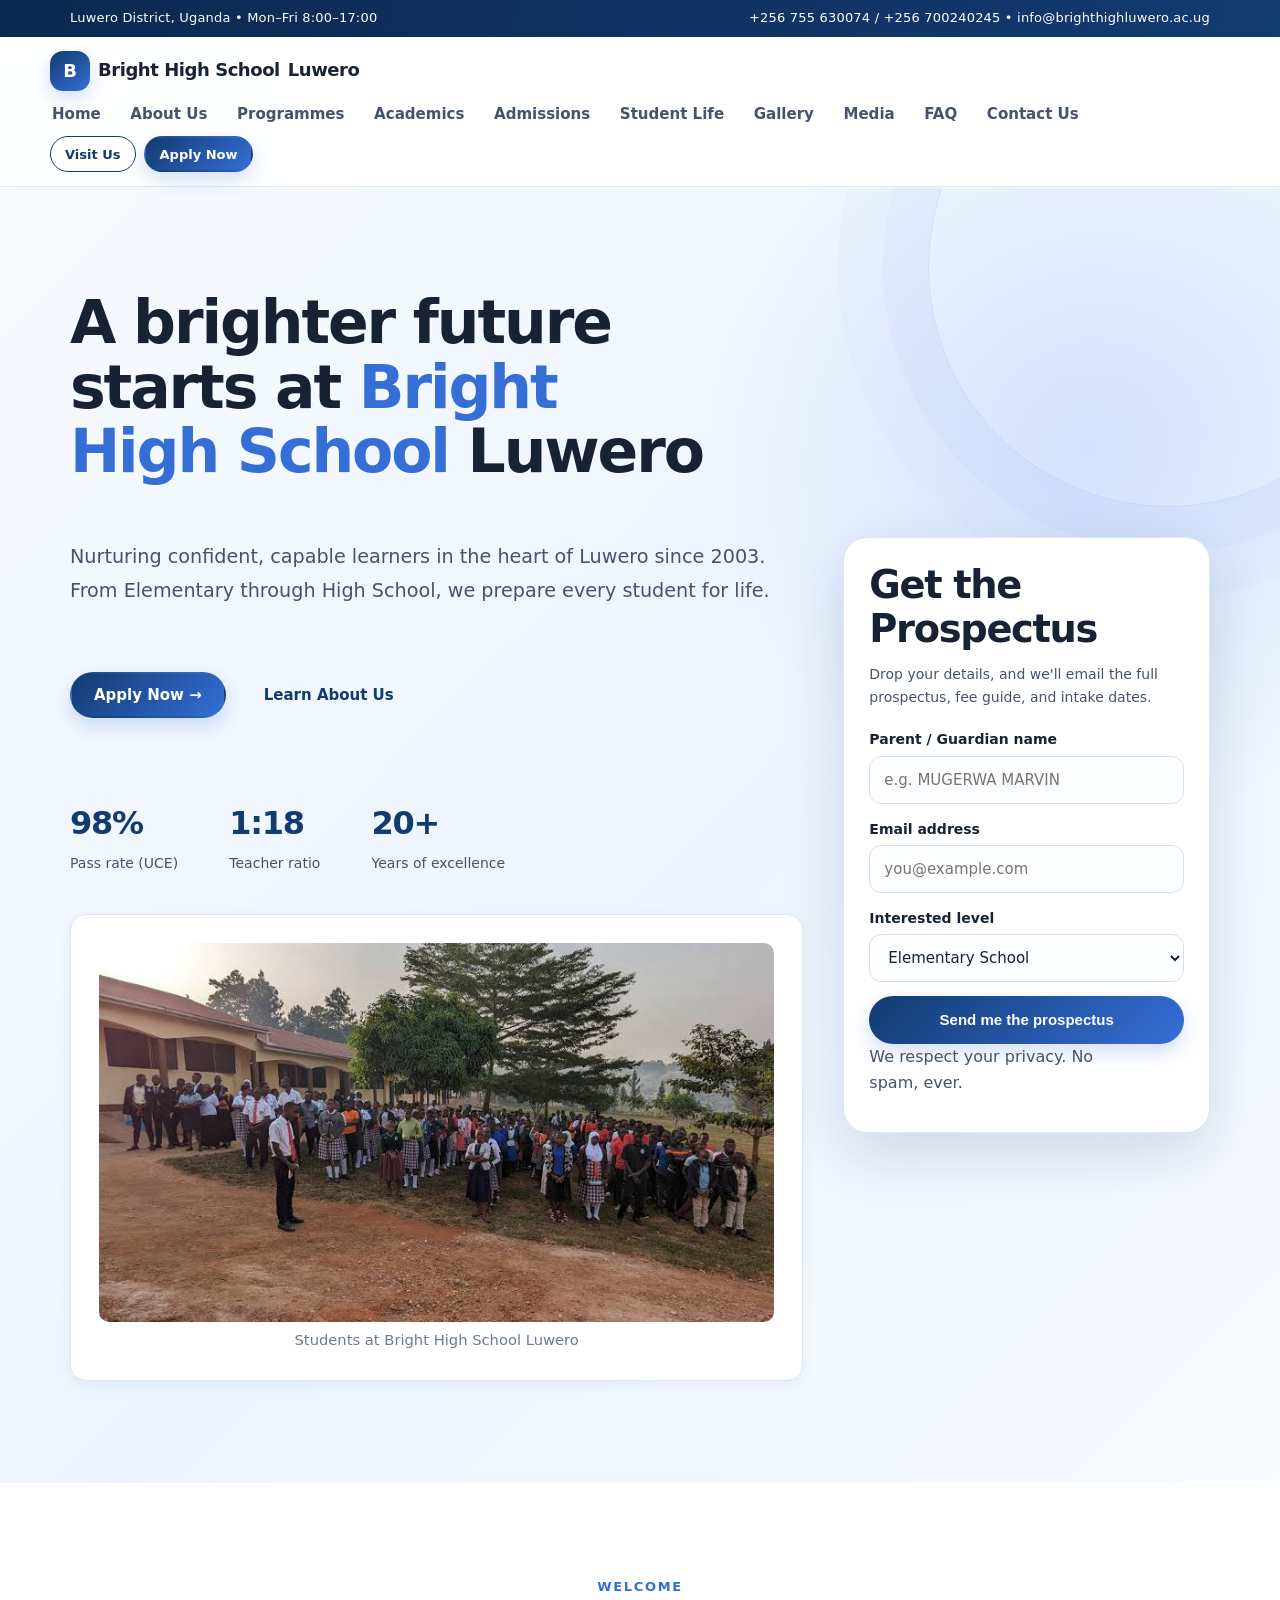
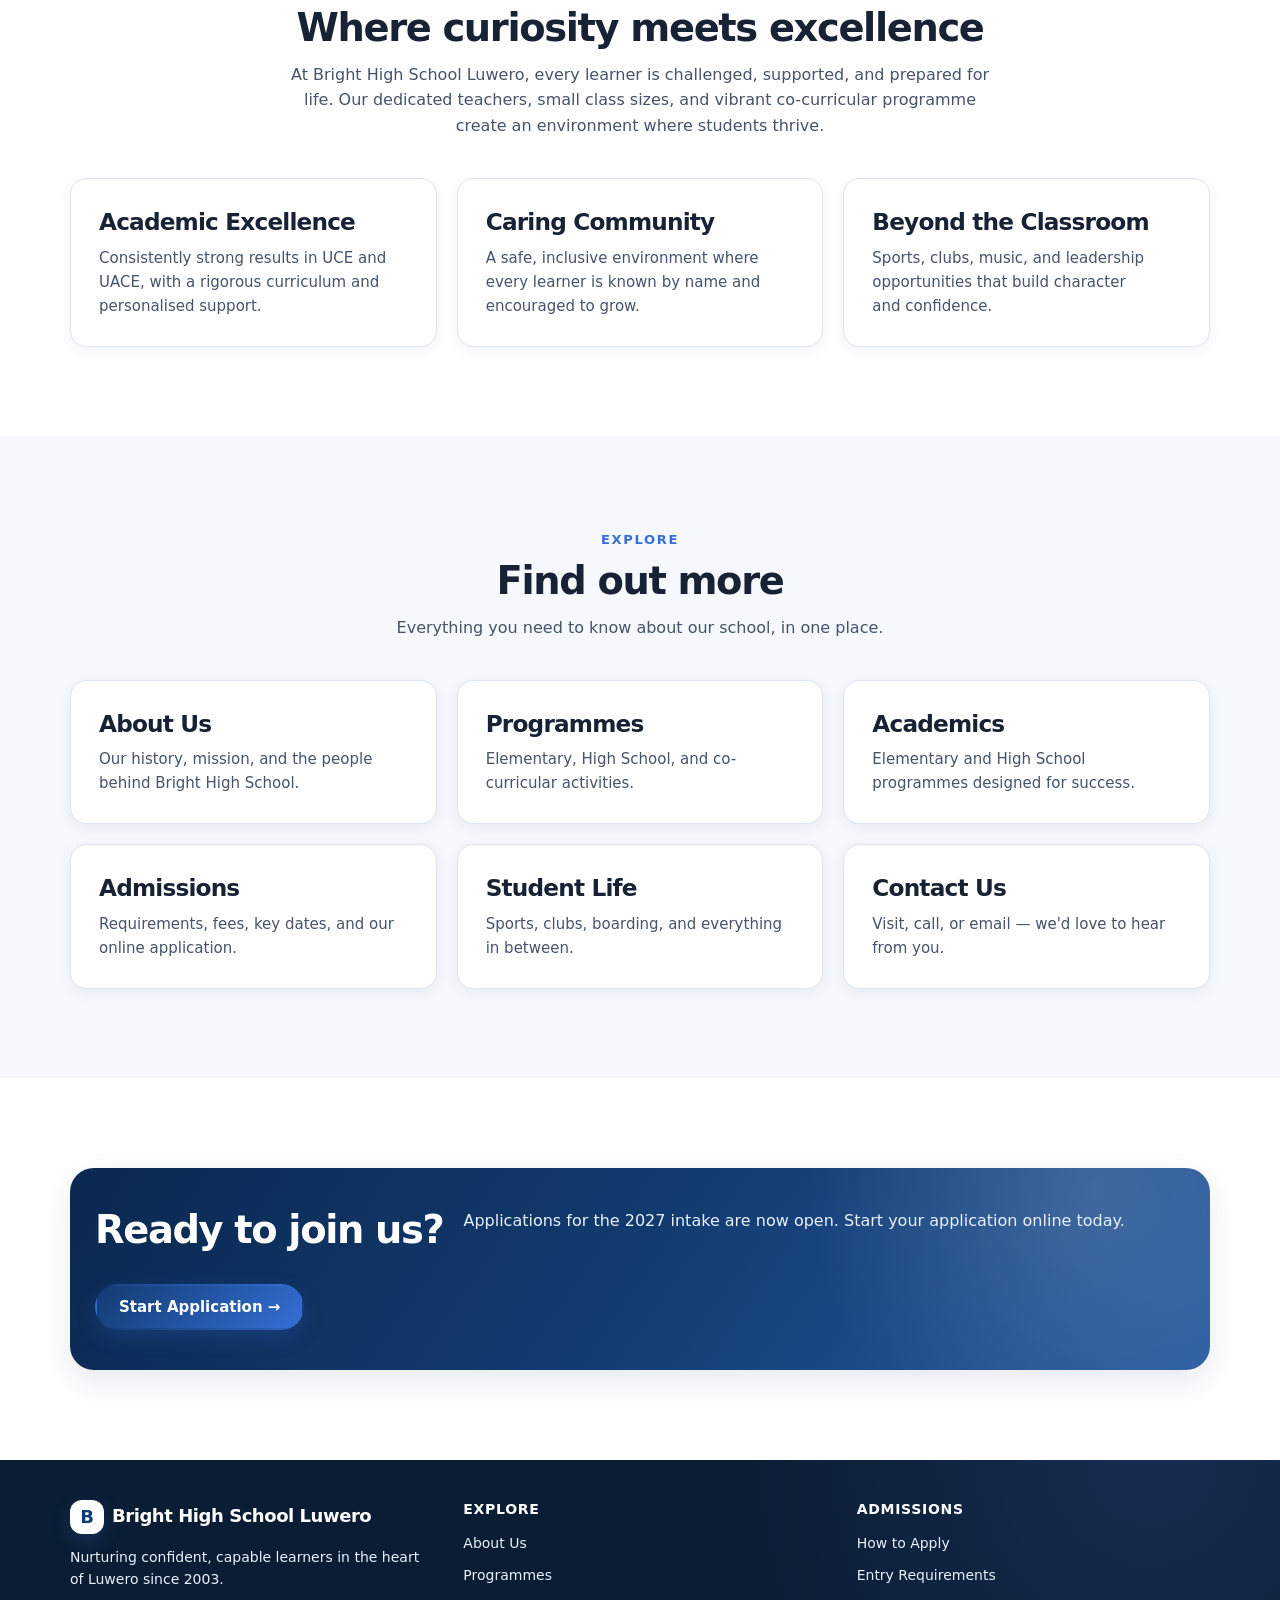
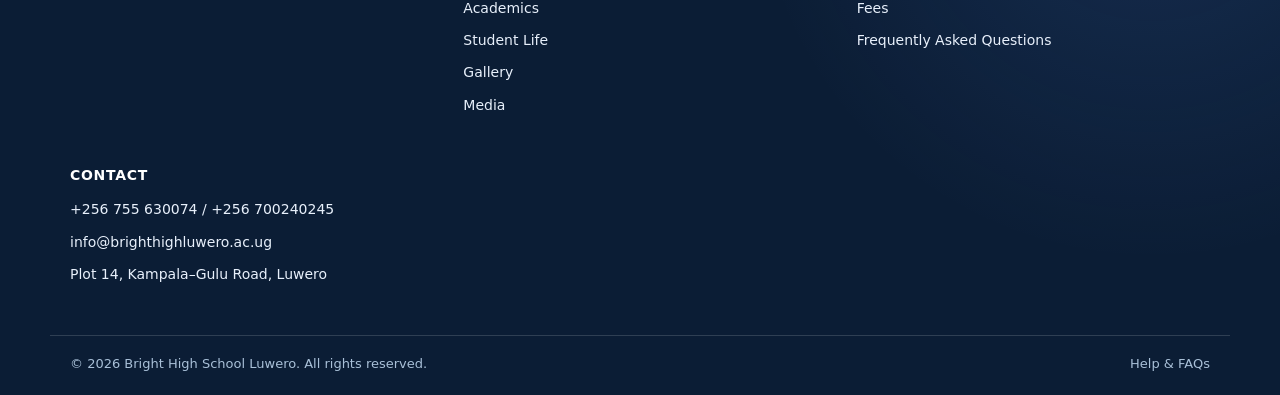
<file: index.html>
<!DOCTYPE html>
<html lang="en">
<head>
  <meta charset="UTF-8">
  <meta name="viewport" content="width=device-width, initial-scale=1.0">
  <title>Bright High School Luwero — Home</title>
  <meta name="description" content="Bright High School Luwero — nurturing confident, capable learners since 2003.">
  <link rel="stylesheet" href="css/style.css">
</head>
<body>

  <div class="topbar">
    <div class="container">
      <span>Luwero District, Uganda • Mon–Fri 8:00–17:00</span>
      <span>
        <a href="tel:+256755630074">+256 755 630074  / +256 700240245</a> •
        <a href="mailto:info@brighthighluwero.ac.ug">info@brighthighluwero.ac.ug</a>
      </span>
    </div>
  </div>
  
  <header class="site-header">
    <div class="container nav">
      <a class="brand" href="index.html">
        <span class="brand__mark">B</span>
        Bright High School
        <span>Luwero</span>
      </a>
      <nav aria-label="Main navigation">
        <ul class="nav__links">
          <li><a href="index.html">Home</a></li>
          <li><a href="about.html">About Us</a></li>
          <li><a href="services.html">Programmes</a></li>
          <li><a href="academics.html">Academics</a></li>
          <li><a href="admissions.html">Admissions</a></li>
          <li><a href="student-life.html">Student Life</a></li>
          <li><a href="gallery.html">Gallery</a></li>
          <li><a href="media.html">Media</a></li>
          <li><a href="faq.html">FAQ</a></li>
          <li><a href="contact.html">Contact Us</a></li>
        </ul>
      </nav>
      <div class="nav__cta">
        <a class="btn btn--outline btn--sm" href="contact.html">Visit Us</a>
        <a class="btn btn--primary btn--sm" href="admissions.html">Apply Now</a>
      </div>
    </div>
  </header>

  <main id="main">

    <section class="hero">
      <div class="container">
        <h1>
          A brighter future starts at
          <span class="accent">Bright High School</span> Luwero
        </h1>
        <p class="lead">
          Nurturing confident, capable learners in the heart of Luwero since 2003.
          From Elementary through High School, we prepare every student for life.
        </p>
        <div class="hero__actions">
          <a class="btn btn--primary" href="admissions.html">Apply Now →</a>
          <a class="btn btn--ghost" href="about.html">Learn About Us</a>
        </div>
        <div class="hero__stats">
          <div><b>98%</b><span>Pass rate (UCE)</span></div>
          <div><b>1:18</b><span>Teacher ratio</span></div>
          <div><b>20+</b><span>Years of excellence</span></div>
        </div>

        <figure class="card">
          <img class="card__img" src="images/SCHOOL ASSEMBLES.jpg" alt="Students at Bright High School Luwero">
          <figcaption class="card__caption">Students at Bright High School Luwero</figcaption>
        </figure>

        <aside class="hero__card">
          <h2>Get the Prospectus</h2>
          <p class="muted">
            Drop your details, and we'll email the full prospectus,
            fee guide, and intake dates.
          </p>
          <form class="mini-form" action="#" method="post">
            <div>
              <label for="name">Parent / Guardian name</label>
              <input id="name" name="name" type="text"
                     placeholder="e.g. MUGERWA MARVIN" required>
            </div>
            <div>
              <label for="email">Email address</label>
              <input id="email" name="email" type="email"
                     placeholder="you@example.com" required>
            </div>
            <div>
              <label for="level">Interested level</label>
              <select id="level" name="level">
                <option>Elementary School</option>
                <option>High School (Day)</option>
                <option>High School (Boarding)</option>
              </select>
            </div>
            <button class="btn btn--primary" type="submit">Send me the prospectus</button>
            <p class="fine">We respect your privacy. No spam, ever.</p>
          </form>
        </aside>
      </div>
    </section>

    <section class="block">
      <div class="container">
        <div class="section-head">
          <span class="kicker">Welcome</span>
          <h2>Where curiosity meets excellence</h2>
          <p>
            At Bright High School Luwero, every learner is challenged, supported,
            and prepared for life. Our dedicated teachers, small class sizes,
            and vibrant co-curricular programme create an environment where
            students thrive.
          </p>
        </div>
        <div class="card-grid">
          <article class="card">
            <h3>Academic Excellence</h3>
            <p>Consistently strong results in UCE and UACE, with a rigorous curriculum and personalised support.</p>
          </article>
          <article class="card">
            <h3>Caring Community</h3>
            <p>A safe, inclusive environment where every learner is known by name and encouraged to grow.</p>
          </article>
          <article class="card">
            <h3>Beyond the Classroom</h3>
            <p>Sports, clubs, music, and leadership opportunities that build character and confidence.</p>
          </article>
        </div>
      </div>
    </section>

    <section class="block bg-soft">
      <div class="container">
        <div class="section-head">
          <span class="kicker">Explore</span>
          <h2>Find out more</h2>
          <p>Everything you need to know about our school, in one place.</p>
        </div>
        <div class="card-grid">
          <a class="card" href="about.html">
            <h3>About Us</h3>
            <p>Our history, mission, and the people behind Bright High School.</p>
          </a>
          <a class="card" href="services.html">
            <h3>Programmes</h3>
            <p>Elementary, High School, and co-curricular activities.</p>
          </a>
          <a class="card" href="academics.html">
            <h3>Academics</h3>
            <p>Elementary and High School programmes designed for success.</p>
          </a>
          <a class="card" href="admissions.html">
            <h3>Admissions</h3>
            <p>Requirements, fees, key dates, and our online application.</p>
          </a>
          <a class="card" href="student-life.html">
            <h3>Student Life</h3>
            <p>Sports, clubs, boarding, and everything in between.</p>
          </a>
          <a class="card" href="contact.html">
            <h3>Contact Us</h3>
            <p>Visit, call, or email — we'd love to hear from you.</p>
          </a>
        </div>
      </div>
    </section>

    <section class="block">
      <div class="container">
        <div class="apply-wrap text-center">
          <h2>Ready to join us?</h2>
          <p>Applications for the 2027 intake are now open. Start your application online today.</p>
          <a class="btn btn--primary" href="admissions.html">Start Application →</a>
        </div>
      </div>
    </section>
  </main>

  <footer class="site-footer">
    <div class="container">
      <div>
        <a class="brand" href="index.html">
          <span class="brand__mark">B</span>
          Bright High School Luwero
        </a>
        <p>Nurturing confident, capable learners in the heart of Luwero since 2003.</p>
      </div>
      <div>
        <h3>Explore</h3>
        <ul>
          <li><a href="about.html">About Us</a></li>
          <li><a href="services.html">Programmes</a></li>
          <li><a href="academics.html">Academics</a></li>
          <li><a href="student-life.html">Student Life</a></li>
          <li><a href="gallery.html">Gallery</a></li>
          <li><a href="media.html">Media</a></li>
        </ul>
      </div>
      <div>
        <h3>Admissions</h3>
        <ul>
          <li><a href="admissions.html#steps">How to Apply</a></li>
          <li><a href="admissions.html#requirements">Entry Requirements</a></li>
          <li><a href="admissions.html#fees">Fees</a></li>
          <li><a href="faq.html">Frequently Asked Questions</a></li>
        </ul>
      </div>
      <div>
        <h3>Contact</h3>
        <ul>
          <li><a href="tel:+256755630074">+256 755 630074  / +256 700240245</a></li>
          <li><a href="mailto:info@brighthighluwero.ac.ug">info@brighthighluwero.ac.ug</a></li>
          <li>Plot 14, Kampala–Gulu Road, Luwero</li>
        </ul>
      </div>
    </div>
    <div class="container foot-bottom">
      <span>© 2026 Bright High School Luwero. All rights reserved.</span>
      <span><a href="faq.html">Help &amp; FAQs</a></span>
    </div>
  </footer>
</body>
</html>
</file>
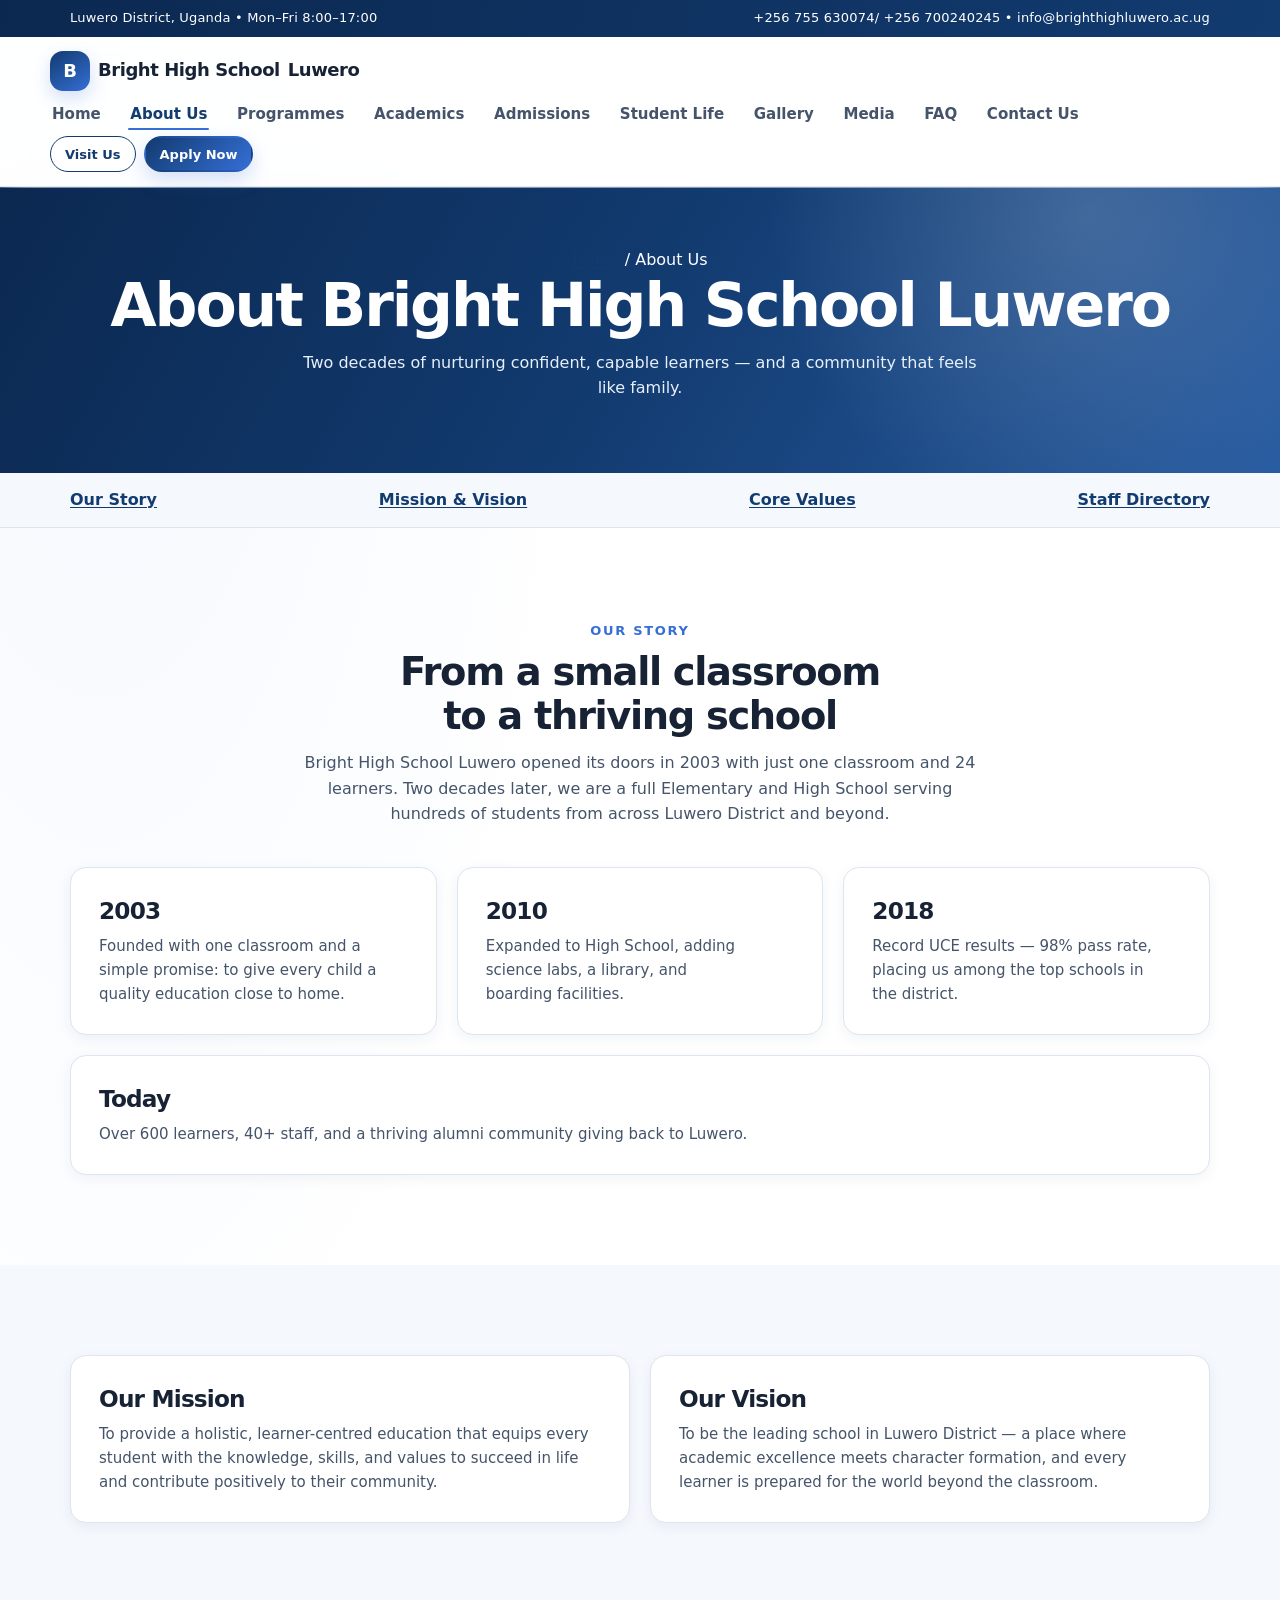
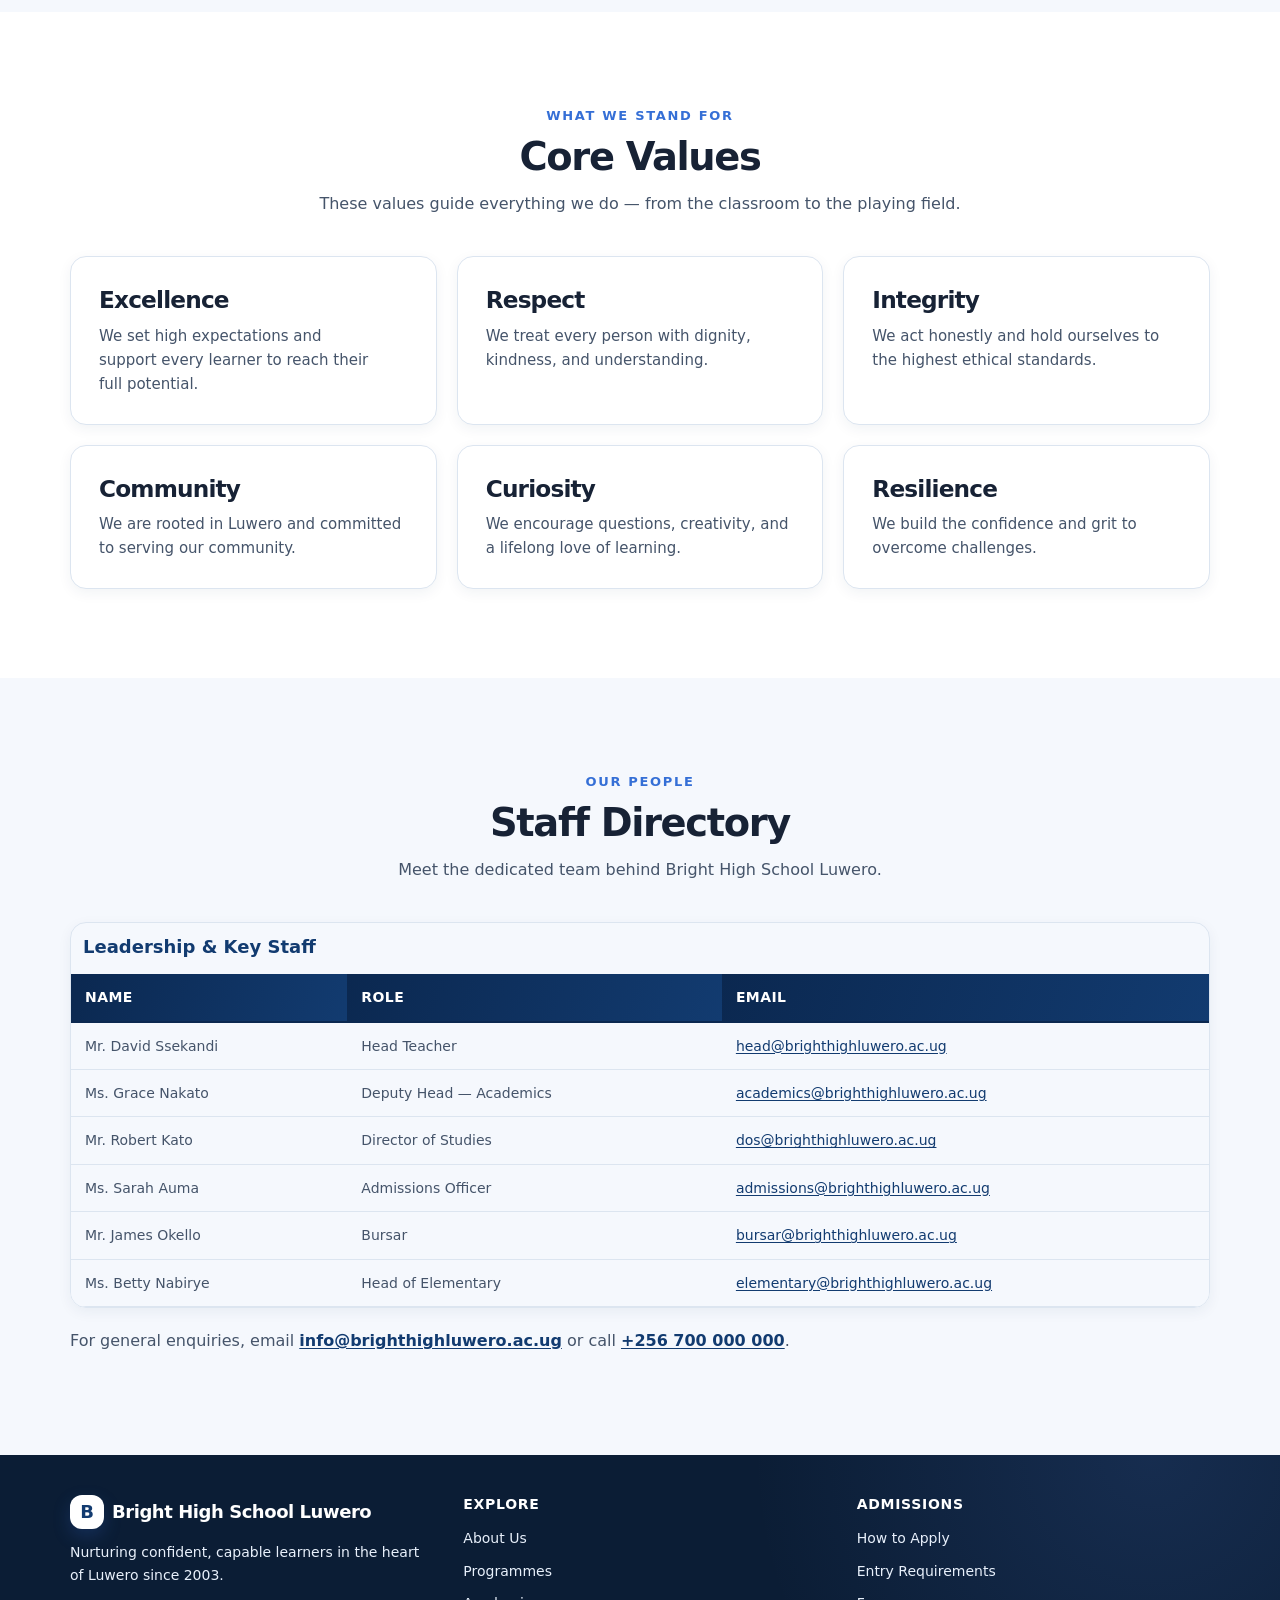
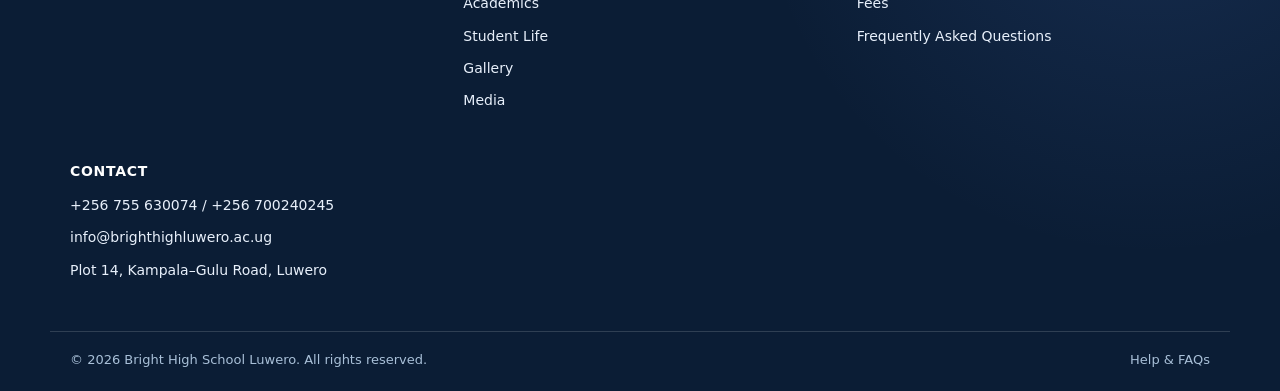
<file: about.html>
<!DOCTYPE html>
<html lang="en">
<head>
  <meta charset="UTF-8">
  <meta name="viewport" content="width=device-width, initial-scale=1.0">
  <title>About Us — Bright High School Luwero</title>
  <meta name="description" content="Learn about Bright High School Luwero — our story, mission, values, and staff.">
  <link rel="stylesheet" href="css/style.css">
</head>
<body>
 

  <div class="topbar">
    <div class="container">
      <span>Luwero District, Uganda • Mon–Fri 8:00–17:00</span>
      <span>
        <a href="tel:+256755630074">+256 755 630074/ +256 700240245</a> •
        <a href="mailto:info@brighthighluwero.ac.ug">info@brighthighluwero.ac.ug</a>
      </span>
    </div>
  </div>

  <header class="site-header">
    <div class="container nav">
      <a class="brand" href="index.html">
        <span class="brand__mark">B</span>
        Bright High School
        <span>Luwero</span>
      </a>
      <nav aria-label="Main navigation">
        <ul class="nav__links">
          <li><a href="index.html">Home</a></li>
          <li><a href="about.html" aria-current="page">About Us</a></li>
          <li><a href="services.html">Programmes</a></li>
          <li><a href="academics.html">Academics</a></li>
          <li><a href="admissions.html">Admissions</a></li>
          <li><a href="student-life.html">Student Life</a></li>
          <li><a href="gallery.html">Gallery</a></li>
          <li><a href="media.html">Media</a></li>
          <li><a href="faq.html">FAQ</a></li>
          <li><a href="contact.html">Contact Us</a></li>
        </ul>
      </nav>
      <div class="nav__cta">
        <a class="btn btn--outline btn--sm" href="contact.html">Visit Us</a>
        <a class="btn btn--primary btn--sm" href="admissions.html">Apply Now</a>
      </div>
    </div>
  </header>

  <main id="main">
    <section class="page-banner">
      <div class="container">
        <nav aria-label="Breadcrumb">
          <a href="index.html">Home</a> <span>/</span> About Us
        </nav>
        <h1>About Bright High School Luwero</h1>
        <p>Two decades of nurturing confident, capable learners — and a community that feels like family.</p>
      </div>
    </section>

    <nav class="quicknav" aria-label="Page sections">
      <div class="container">
        <a href="#story">Our Story</a>
        <a href="#mission">Mission &amp; Vision</a>
        <a href="#values">Core Values</a>
        <a href="#staff">Staff Directory</a>
      </div>
    </nav>

    <section class="block" id="story">
      <div class="container">
        <div class="section-head">
          <span class="kicker">Our Story</span>
          <h2>From a small classroom to a thriving school</h2>
          <p>Bright High School Luwero opened its doors in 2003 with just one classroom and 24 learners. Two decades later, we are a full Elementary and High School serving hundreds of students from across Luwero District and beyond.</p>
        </div>
        <div class="card-grid">
          <article class="card">
            <h3>2003</h3>
            <p>Founded with one classroom and a simple promise: to give every child a quality education close to home.</p>
          </article>
          <article class="card">
            <h3>2010</h3>
            <p>Expanded to High School, adding science labs, a library, and boarding facilities.</p>
          </article>
          <article class="card">
            <h3>2018</h3>
            <p>Record UCE results — 98% pass rate, placing us among the top schools in the district.</p>
          </article>
          <article class="card">
            <h3>Today</h3>
            <p>Over 600 learners, 40+ staff, and a thriving alumni community giving back to Luwero.</p>
          </article>
        </div>
      </div>
    </section>

    <section class="block bg-soft" id="mission">
      <div class="container">
        <div class="card-grid">
          <article class="card">
            <h3>Our Mission</h3>
            <p>To provide a holistic, learner-centred education that equips every student with the knowledge, skills, and values to succeed in life and contribute positively to their community.</p>
          </article>
          <article class="card">
            <h3>Our Vision</h3>
            <p>To be the leading school in Luwero District — a place where academic excellence meets character formation, and every learner is prepared for the world beyond the classroom.</p>
          </article>
        </div>
      </div>
    </section>

    <section class="block" id="values">
      <div class="container">
        <div class="section-head">
          <span class="kicker">What We Stand For</span>
          <h2>Core Values</h2>
          <p>These values guide everything we do — from the classroom to the playing field.</p>
        </div>
        <div class="card-grid">
          <article class="card">
            <h3>Excellence</h3>
            <p>We set high expectations and support every learner to reach their full potential.</p>
          </article>
          <article class="card">
            <h3>Respect</h3>
            <p>We treat every person with dignity, kindness, and understanding.</p>
          </article>
          <article class="card">
            <h3>Integrity</h3>
            <p>We act honestly and hold ourselves to the highest ethical standards.</p>
          </article>
          <article class="card">
            <h3>Community</h3>
            <p>We are rooted in Luwero and committed to serving our community.</p>
          </article>
          <article class="card">
            <h3>Curiosity</h3>
            <p>We encourage questions, creativity, and a lifelong love of learning.</p>
          </article>
          <article class="card">
            <h3>Resilience</h3>
            <p>We build the confidence and grit to overcome challenges.</p>
          </article>
        </div>
      </div>
    </section>

    <section class="block bg-soft" id="staff">
      <div class="container">
        <div class="section-head">
          <span class="kicker">Our People</span>
          <h2>Staff Directory</h2>
          <p>Meet the dedicated team behind Bright High School Luwero.</p>
        </div>
        <div class="staff-directory">
          <table class="staff-table">
            <caption>Leadership &amp; Key Staff</caption>
            <thead>
              <tr>
                <th scope="col">Name</th>
                <th scope="col">Role</th>
                <th scope="col">Email</th>
              </tr>
            </thead>
            <tbody>
              <tr>
                <td>Mr. David Ssekandi</td>
                <td>Head Teacher</td>
                <td><a href="mailto:head@brighthighluwero.ac.ug">head@brighthighluwero.ac.ug</a></td>
              </tr>
              <tr>
                <td>Ms. Grace Nakato</td>
                <td>Deputy Head — Academics</td>
                <td><a href="mailto:academics@brighthighluwero.ac.ug">academics@brighthighluwero.ac.ug</a></td>
              </tr>
              <tr>
                <td>Mr. Robert Kato</td>
                <td>Director of Studies</td>
                <td><a href="mailto:dos@brighthighluwero.ac.ug">dos@brighthighluwero.ac.ug</a></td>
              </tr>
              <tr>
                <td>Ms. Sarah Auma</td>
                <td>Admissions Officer</td>
                <td><a href="mailto:admissions@brighthighluwero.ac.ug">admissions@brighthighluwero.ac.ug</a></td>
              </tr>
              <tr>
                <td>Mr. James Okello</td>
                <td>Bursar</td>
                <td><a href="mailto:bursar@brighthighluwero.ac.ug">bursar@brighthighluwero.ac.ug</a></td>
              </tr>
              <tr>
                <td>Ms. Betty Nabirye</td>
                <td>Head of Elementary</td>
                <td><a href="mailto:elementary@brighthighluwero.ac.ug">elementary@brighthighluwero.ac.ug</a></td>
              </tr>
            </tbody>
          </table>
        </div>
        <p class="contact-info">
          For general enquiries, email <a href="mailto:info@brighthighluwero.ac.ug">info@brighthighluwero.ac.ug</a> or call <a href="tel:+256700000000">+256 700 000 000</a>.
        </p>
      </div>
    </section>
  </main>

  <footer class="site-footer">
    <div class="container">
      <div>
        <a class="brand" href="index.html">
          <span class="brand__mark">B</span>
          Bright High School Luwero
        </a>
        <p>Nurturing confident, capable learners in the heart of Luwero since 2003.</p>
      </div>
      <div>
        <h3>Explore</h3>
        <ul>
          <li><a href="about.html">About Us</a></li>
          <li><a href="services.html">Programmes</a></li>
          <li><a href="academics.html">Academics</a></li>
          <li><a href="student-life.html">Student Life</a></li>
          <li><a href="gallery.html">Gallery</a></li>
          <li><a href="media.html">Media</a></li>
        </ul>
      </div>
      <div>
        <h3>Admissions</h3>
        <ul>
          <li><a href="admissions.html#steps">How to Apply</a></li>
          <li><a href="admissions.html#requirements">Entry Requirements</a></li>
          <li><a href="admissions.html#fees">Fees</a></li>
          <li><a href="faq.html">Frequently Asked Questions</a></li>
        </ul>
      </div>
      <div>
        <h3>Contact</h3>
        <ul>
          <li><a href="tel:+256755630074">+256 755 630074 / +256 700240245</a></li>
          <li><a href="mailto:info@brighthighluwero.ac.ug">info@brighthighluwero.ac.ug</a></li>
          <li>Plot 14, Kampala–Gulu Road, Luwero</li>
        </ul>
      </div>
    </div>
    <div class="container foot-bottom">
      <span>© 2026 Bright High School Luwero. All rights reserved.</span>
      <span><a href="faq.html">Help &amp; FAQs</a></span>
    </div>
  </footer>
</body>
</html>
</file>
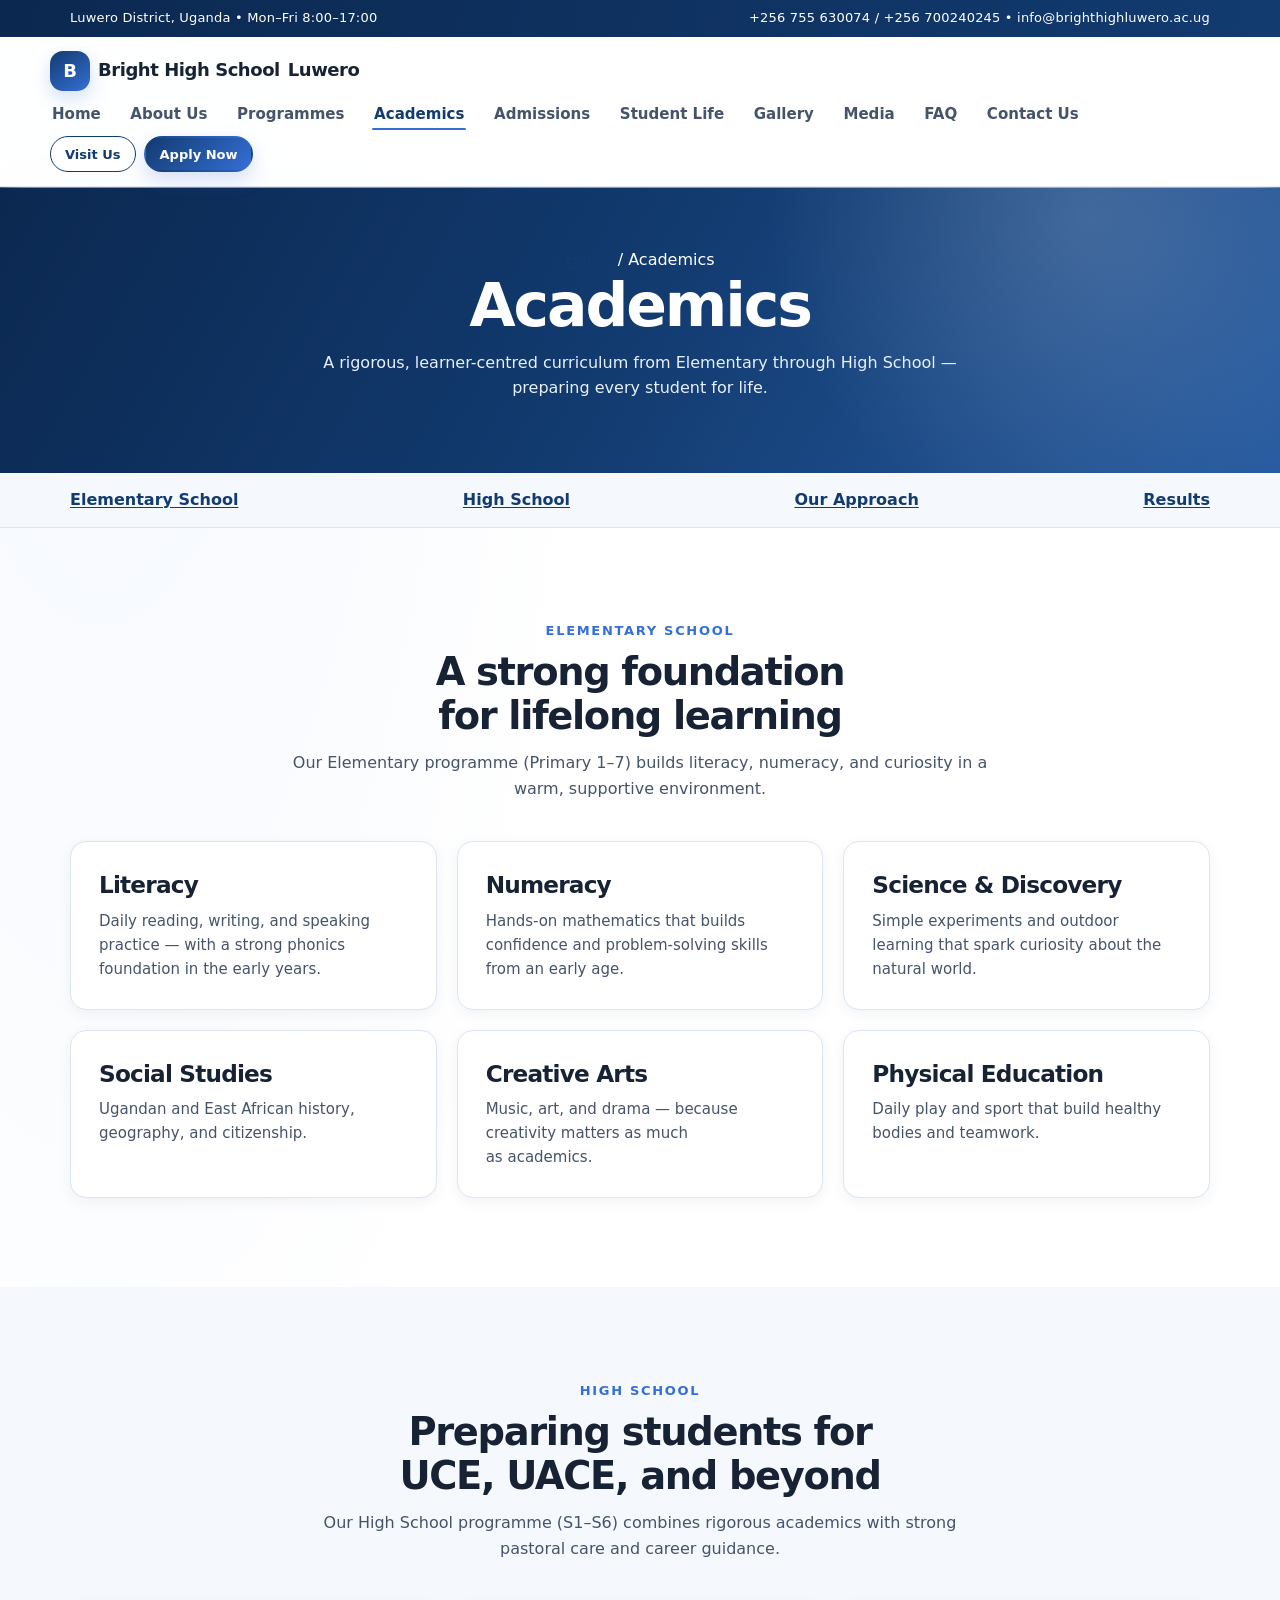
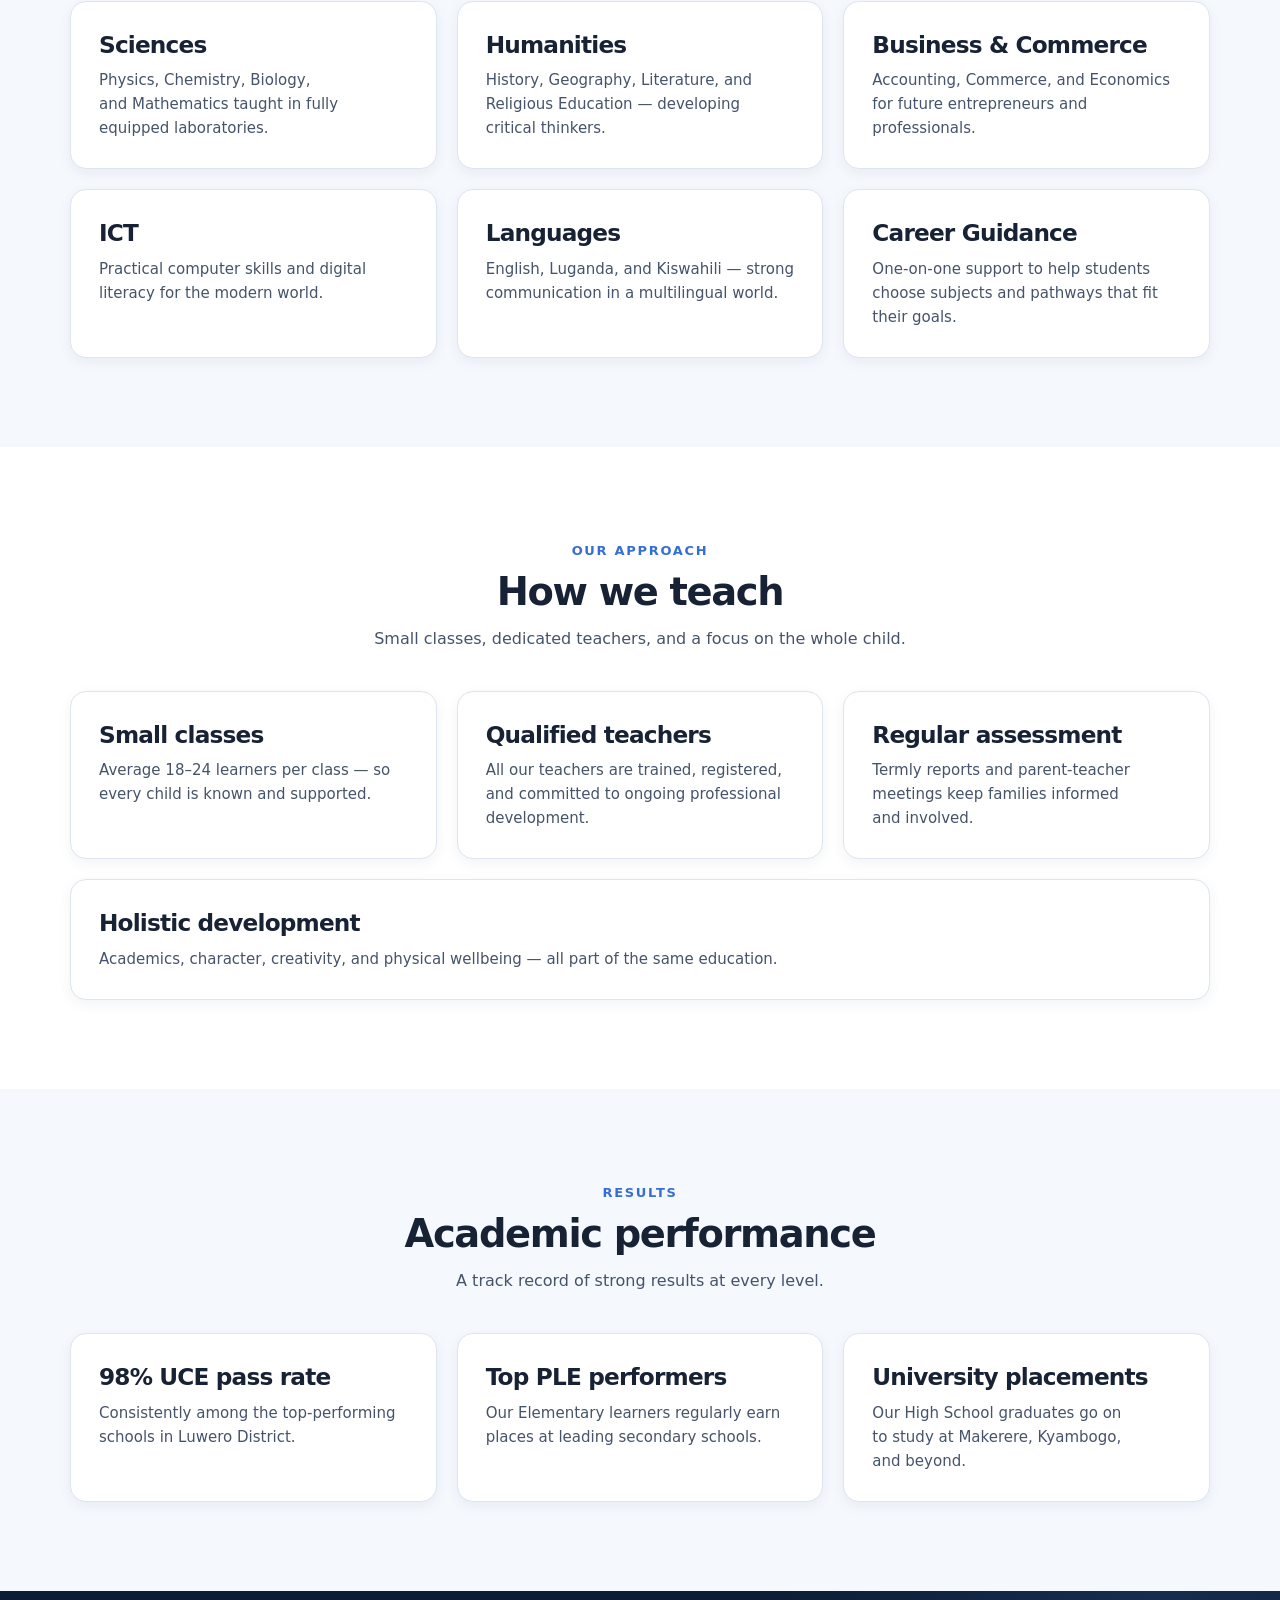
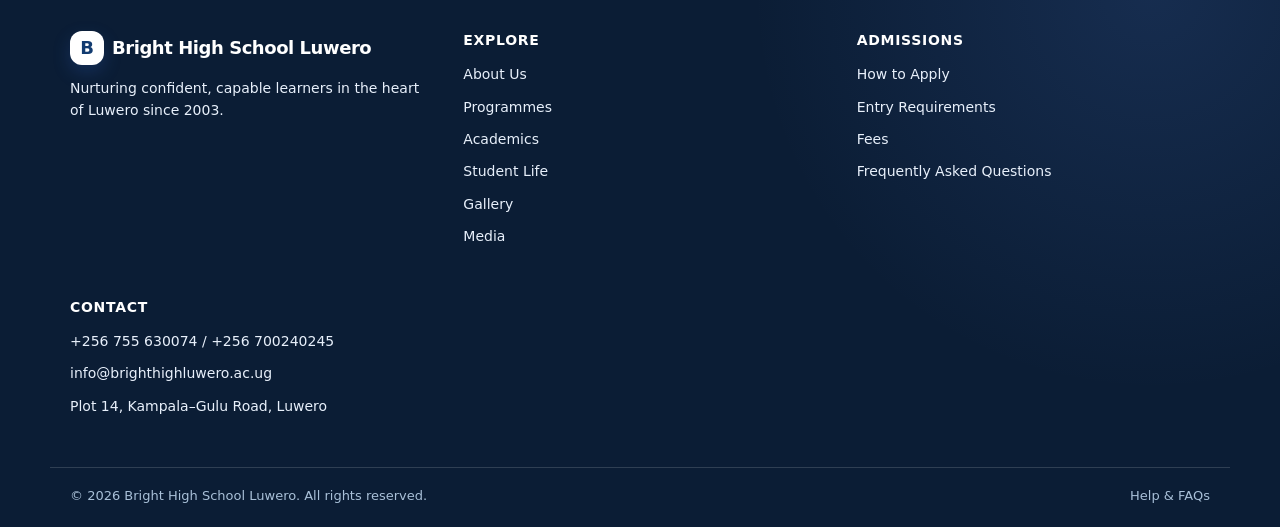
<file: academics.html>
<!DOCTYPE html>
<html lang="en">
<head>
  <meta charset="UTF-8">
  <meta name="viewport" content="width=device-width, initial-scale=1.0">
  <title>Academics — Bright High School Luwero</title>
  <meta name="description" content=" Academics at Bright High School Luwero — Elementary and High School programmes, our approach, and results.">
  <link rel="stylesheet" href="css/style.css">
</head>
<body>
 

  <div class="topbar">
    <div class="container">
      <span>Luwero District, Uganda • Mon–Fri 8:00–17:00</span>
      <span>
        <a href="tel:+256755630074">+256 755 630074 / +256 700240245</a> •
        <a href="mailto:info@brighthighluwero.ac.ug">info@brighthighluwero.ac.ug</a>
      </span>
    </div>
  </div>

  <header class="site-header">
    <div class="container nav">
      <a class="brand" href="index.html">
        <span class="brand__mark">B</span>
        Bright High School
        <span>Luwero</span>
      </a>
      <nav aria-label="Main navigation">
        <ul class="nav__links">
          <li><a href="index.html">Home</a></li>
          <li><a href="about.html">About Us</a></li>
          <li><a href="services.html">Programmes</a></li>
          <li><a href="academics.html" aria-current="page">Academics</a></li>
          <li><a href="admissions.html">Admissions</a></li>
          <li><a href="student-life.html">Student Life</a></li>
          <li><a href="gallery.html">Gallery</a></li>
          <li><a href="media.html">Media</a></li>
          <li><a href="faq.html">FAQ</a></li>
          <li><a href="contact.html">Contact Us</a></li>
        </ul>
      </nav>
      <div class="nav__cta">
        <a class="btn btn--outline btn--sm" href="contact.html">Visit Us</a>
        <a class="btn btn--primary btn--sm" href="admissions.html">Apply Now</a>
      </div>
    </div>
  </header>

  <main id="main">
    <section class="page-banner">
      <div class="container">
        <nav aria-label="Breadcrumb">
          <a href="index.html">Home</a> <span>/</span> Academics
        </nav>
        <h1>Academics</h1>
        <p>A rigorous, learner-centred curriculum from Elementary through High School — preparing every student for life.</p>
      </div>
    </section>

    <nav class="quicknav" aria-label="Page sections">
      <div class="container">
        <a href="#elementary">Elementary School</a>
        <a href="#high">High School</a>
        <a href="#approach">Our Approach</a>
        <a href="#results">Results</a>
      </div>
    </nav>

    <section class="block" id="elementary">
      <div class="container">
        <div class="section-head">
          <span class="kicker">Elementary School</span>
          <h2>A strong foundation for lifelong learning</h2>
          <p>Our Elementary programme (Primary 1–7) builds literacy, numeracy, and curiosity in a warm, supportive environment.</p>
        </div>
        <div class="card-grid">
          <article class="card"><h3>Literacy</h3><p>Daily reading, writing, and speaking practice — with a strong phonics foundation in the early years.</p></article>
          <article class="card"><h3>Numeracy</h3><p>Hands-on mathematics that builds confidence and problem-solving skills from an early age.</p></article>
          <article class="card"><h3>Science &amp; Discovery</h3><p>Simple experiments and outdoor learning that spark curiosity about the natural world.</p></article>
          <article class="card"><h3>Social Studies</h3><p>Ugandan and East African history, geography, and citizenship.</p></article>
          <article class="card"><h3>Creative Arts</h3><p>Music, art, and drama — because creativity matters as much as academics.</p></article>
          <article class="card"><h3>Physical Education</h3><p>Daily play and sport that build healthy bodies and teamwork.</p></article>
        </div>
      </div>
    </section>

    <section class="block bg-soft" id="high">
      <div class="container">
        <div class="section-head">
          <span class="kicker">High School</span>
          <h2>Preparing students for UCE, UACE, and beyond</h2>
          <p>Our High School programme (S1–S6) combines rigorous academics with strong pastoral care and career guidance.</p>
        </div>
        <div class="card-grid">
          <article class="card"><h3>Sciences</h3><p>Physics, Chemistry, Biology, and Mathematics taught in fully equipped laboratories.</p></article>
          <article class="card"><h3>Humanities</h3><p>History, Geography, Literature, and Religious Education — developing critical thinkers.</p></article>
          <article class="card"><h3>Business &amp; Commerce</h3><p>Accounting, Commerce, and Economics for future entrepreneurs and professionals.</p></article>
          <article class="card"><h3>ICT</h3><p>Practical computer skills and digital literacy for the modern world.</p></article>
          <article class="card"><h3>Languages</h3><p>English, Luganda, and Kiswahili — strong communication in a multilingual world.</p></article>
          <article class="card"><h3>Career Guidance</h3><p>One-on-one support to help students choose subjects and pathways that fit their goals.</p></article>
        </div>
      </div>
    </section>
    
    <section class="block" id="approach">
      <div class="container">
        <div class="section-head">
          <span class="kicker">Our Approach</span>
          <h2>How we teach</h2>
          <p>Small classes, dedicated teachers, and a focus on the whole child.</p>
        </div>
        <div class="card-grid">
          <article class="card"><h3>Small classes</h3><p>Average 18–24 learners per class — so every child is known and supported.</p></article>
          <article class="card"><h3>Qualified teachers</h3><p>All our teachers are trained, registered, and committed to ongoing professional development.</p></article>
          <article class="card"><h3>Regular assessment</h3><p>Termly reports and parent-teacher meetings keep families informed and involved.</p></article>
          <article class="card"><h3>Holistic development</h3><p>Academics, character, creativity, and physical wellbeing — all part of the same education.</p></article>
        </div>
      </div>
    </section>

    <section class="block bg-soft" id="results">
      <div class="container">
        <div class="section-head">
          <span class="kicker">Results</span>
          <h2>Academic performance</h2>
          <p>A track record of strong results at every level.</p>
        </div>
        <div class="card-grid">
          <article class="card"><h3>98% UCE pass rate</h3><p>Consistently among the top-performing schools in Luwero District.</p></article>
          <article class="card"><h3>Top PLE performers</h3><p>Our Elementary learners regularly earn places at leading secondary schools.</p></article>
          <article class="card"><h3>University placements</h3><p>Our High School graduates go on to study at Makerere, Kyambogo, and beyond.</p></article>
        </div>
      </div>
    </section>
  </main>

  <footer class="site-footer">
    <div class="container">
      <div>
        <a class="brand" href="index.html">
          <span class="brand__mark">B</span>
          Bright High School Luwero
        </a>
        <p>Nurturing confident, capable learners in the heart of Luwero since 2003.</p>
      </div>
      <div>
        <h3>Explore</h3>
        <ul>
          <li><a href="about.html">About Us</a></li>
          <li><a href="services.html">Programmes</a></li>
          <li><a href="academics.html">Academics</a></li>
          <li><a href="student-life.html">Student Life</a></li>
          <li><a href="gallery.html">Gallery</a></li>
          <li><a href="media.html">Media</a></li>
        </ul>
      </div>
      <div>
        <h3>Admissions</h3>
        <ul>
          <li><a href="admissions.html#steps">How to Apply</a></li>
          <li><a href="admissions.html#requirements">Entry Requirements</a></li>
          <li><a href="admissions.html#fees">Fees</a></li>
          <li><a href="faq.html">Frequently Asked Questions</a></li>
        </ul>
      </div>
      <div>
        <h3>Contact</h3>
        <ul>
          <li><a href="tel:+256755630074">+256 755 630074  / +256 700240245</a></li>
          <li><a href="mailto:info@brighthighluwero.ac.ug">info@brighthighluwero.ac.ug</a></li>
          <li>Plot 14, Kampala–Gulu Road, Luwero</li>
        </ul>
      </div>
    </div>
    <div class="container foot-bottom">
      <span>© 2026 Bright High School Luwero. All rights reserved.</span>
      <span><a href="faq.html">Help &amp; FAQs</a></span>
    </div>
  </footer>
</body>
</html>
</file>
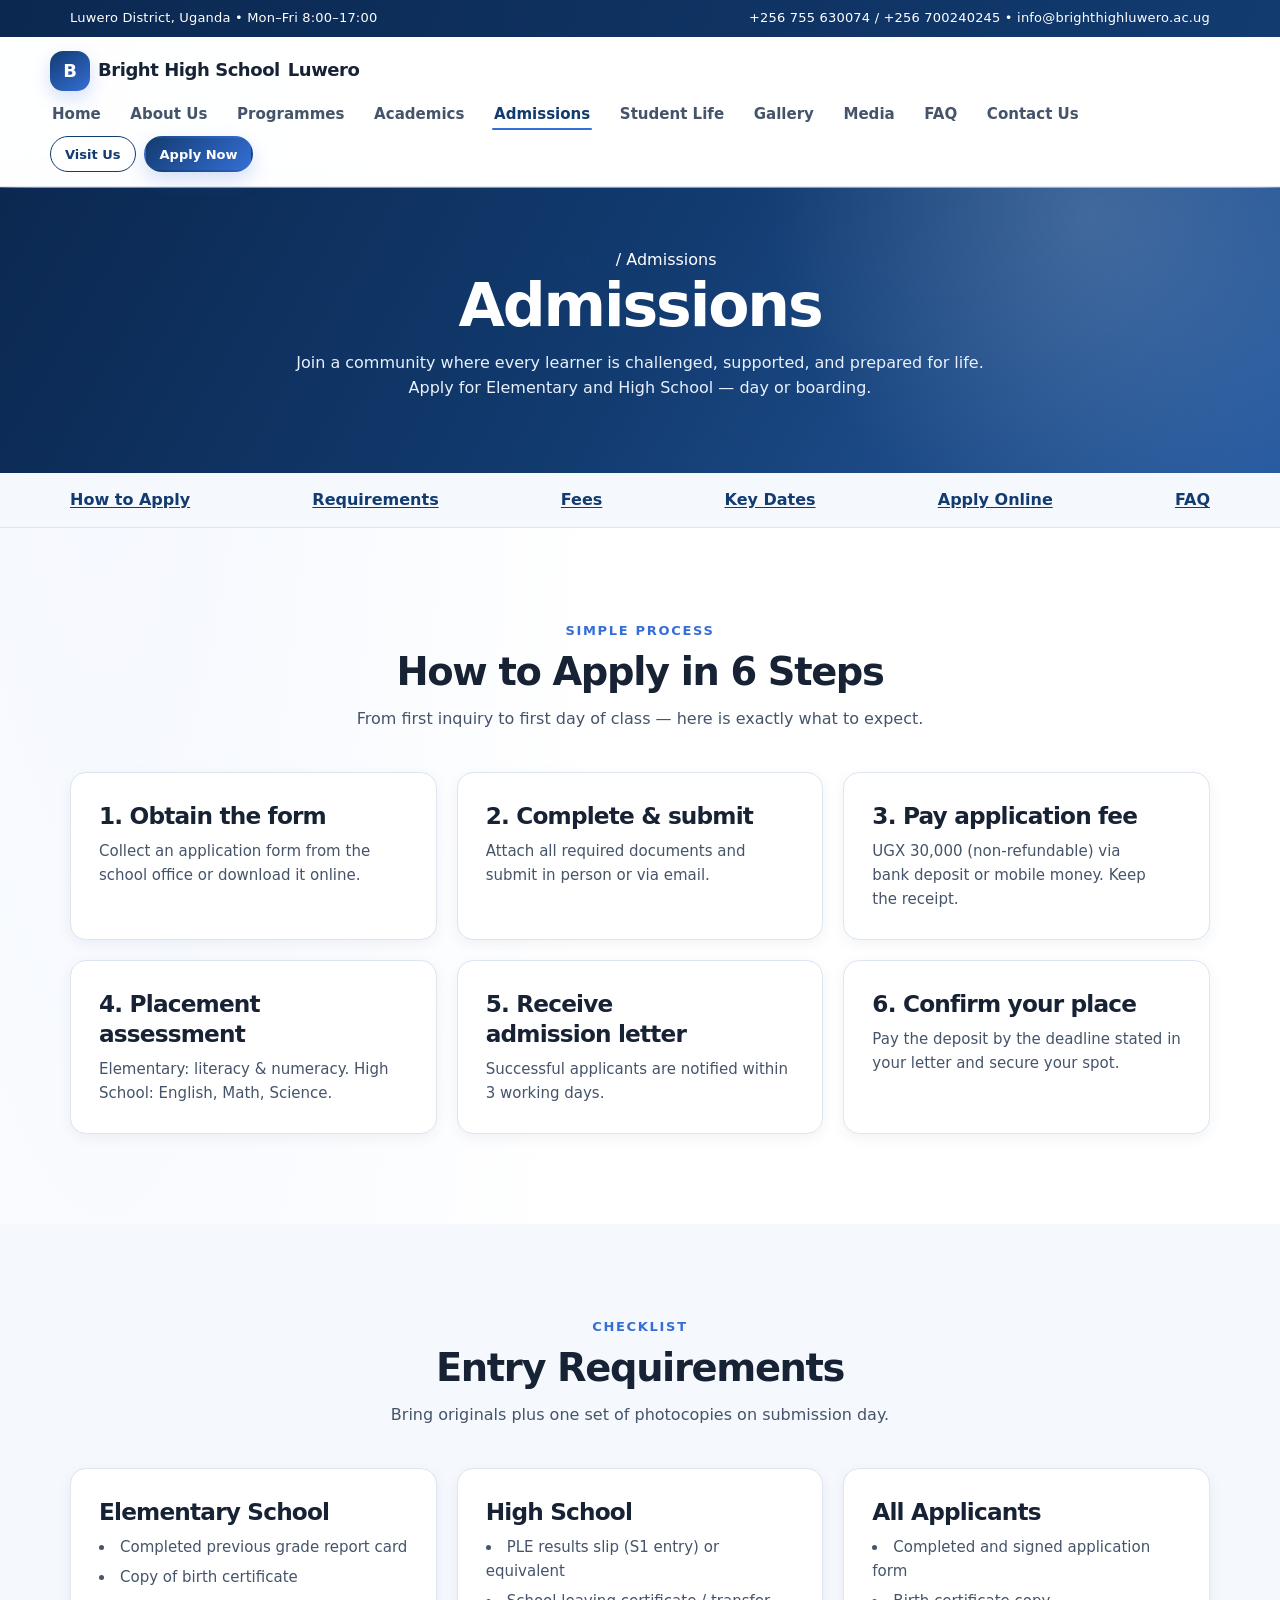
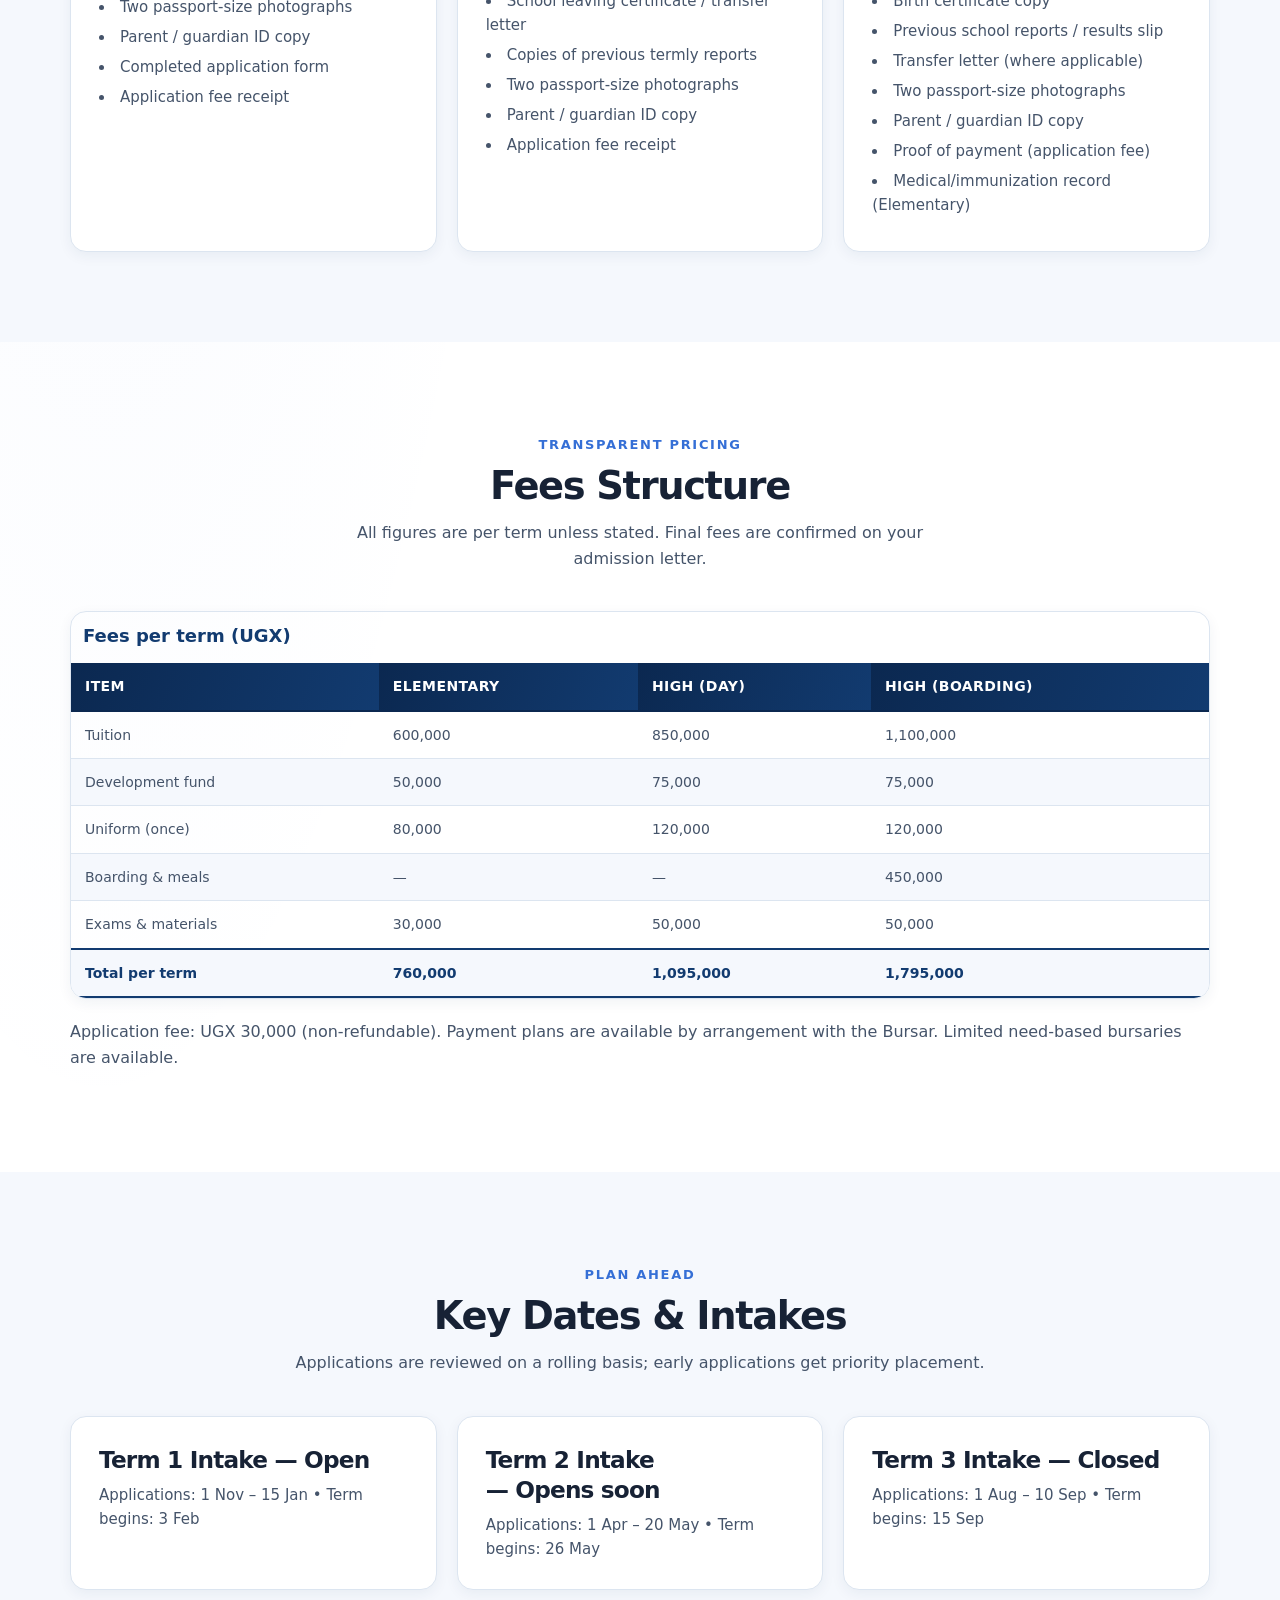
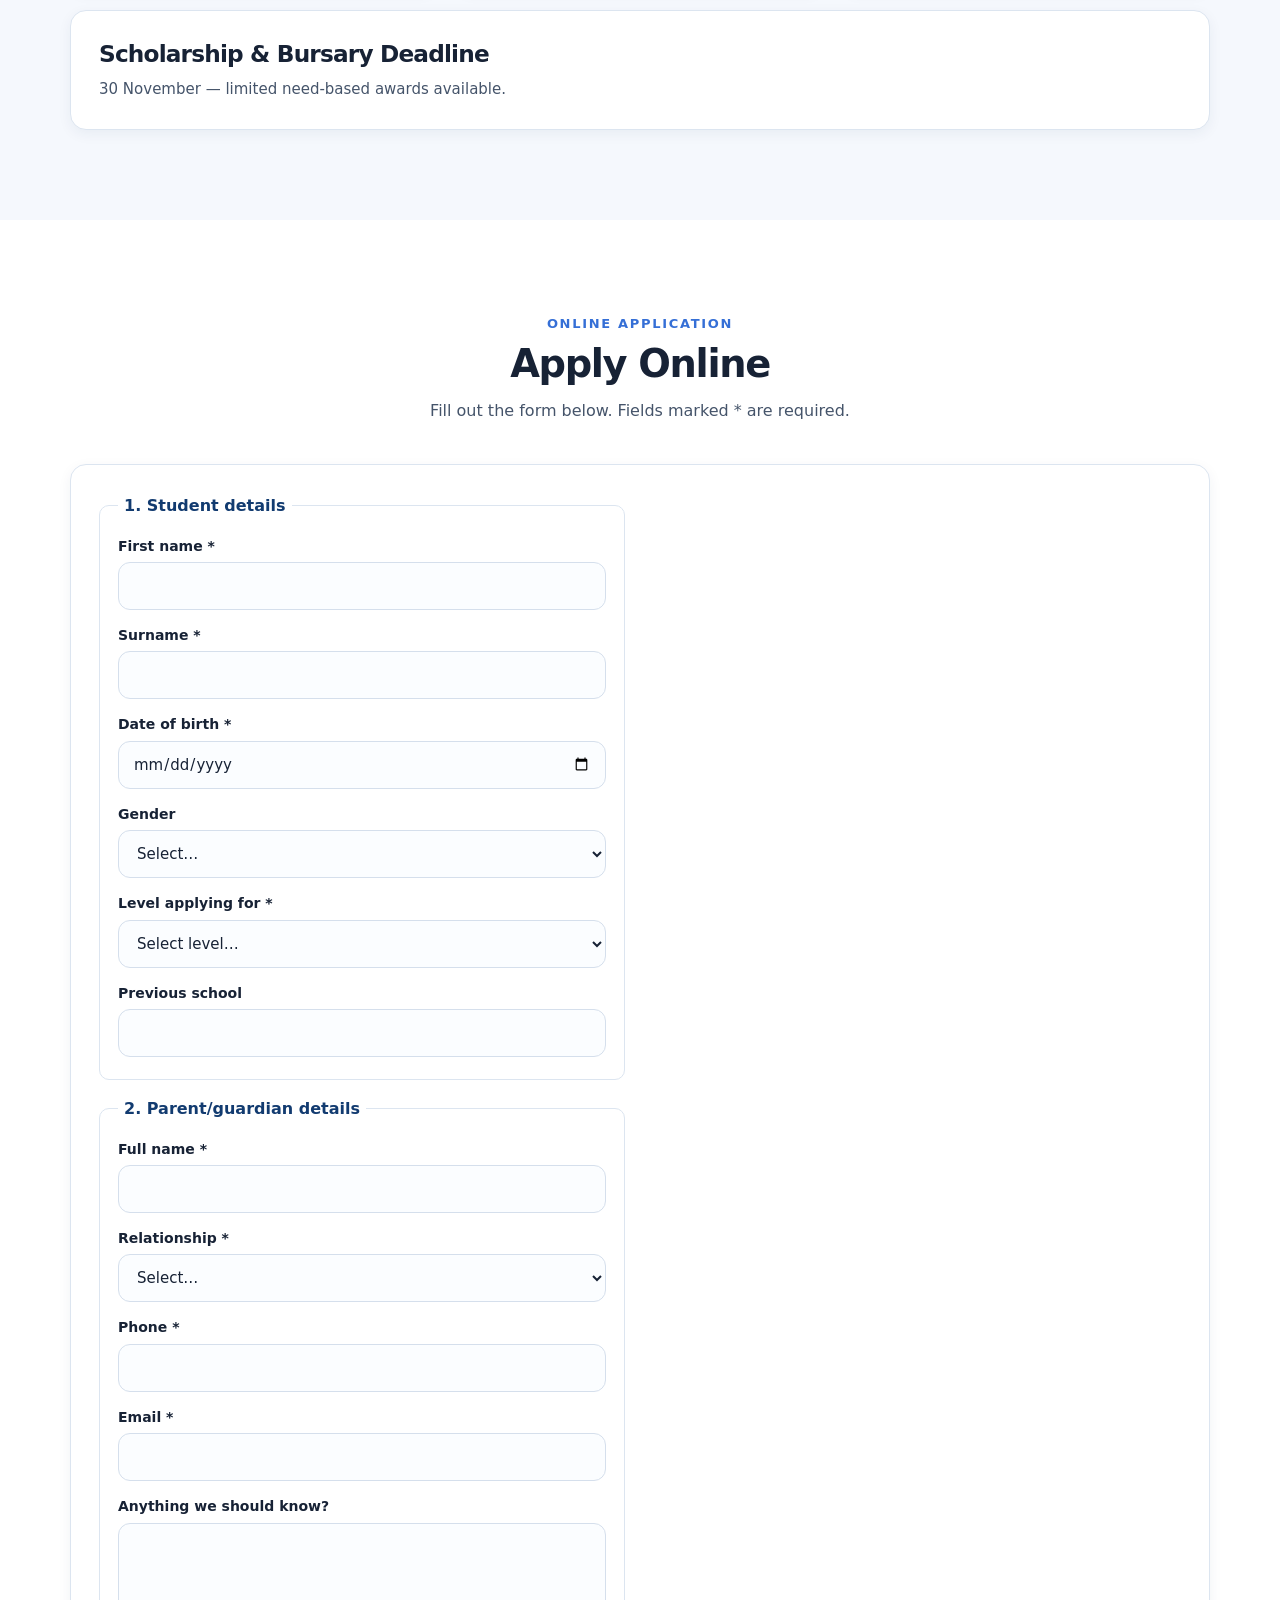
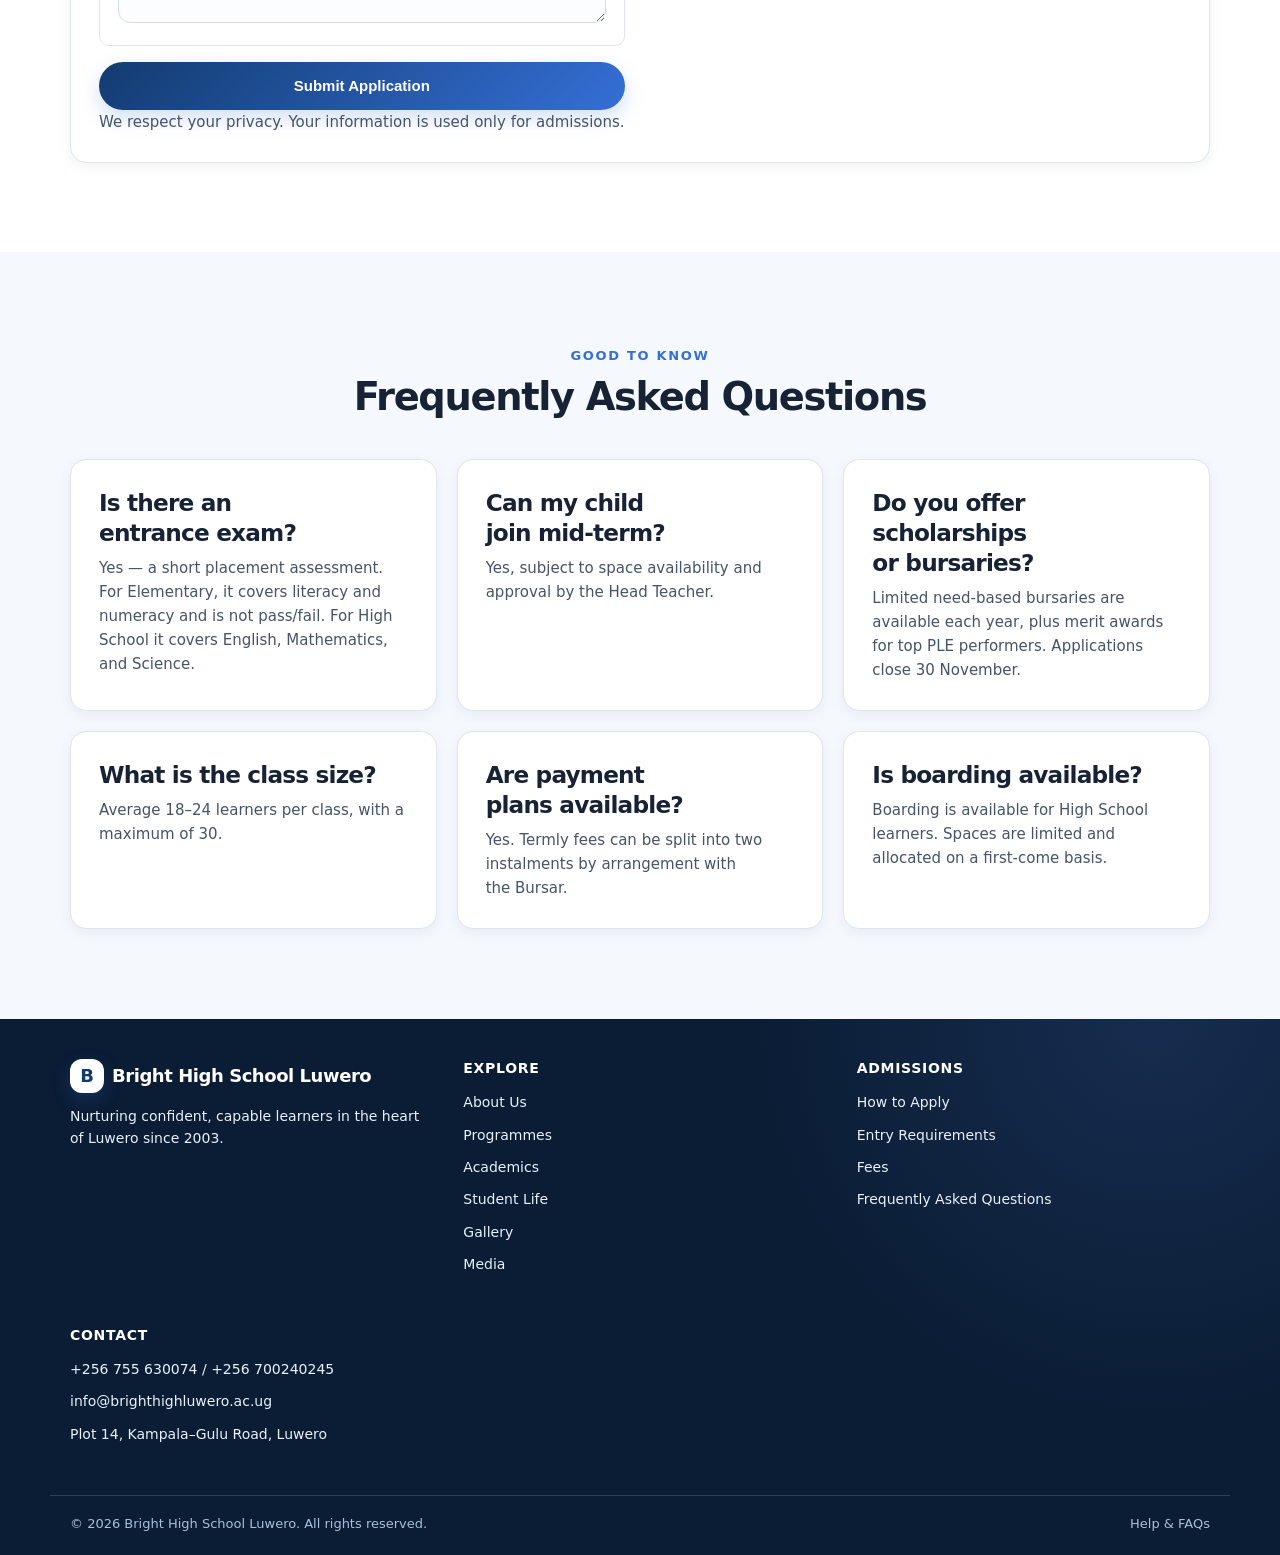
<file: admissions.html>
<!DOCTYPE html>
<html lang="en">
<head>
  <meta charset="UTF-8">
  <meta name="viewport" content="width=device-width, initial-scale=1.0">
  <title>Admissions — Bright High School Luwero</title>
  <meta name="description" content=" Apply to Bright High School Luwero — requirements, fees, key dates, and online application.">
  <link rel="stylesheet" href="css/style.css">
</head>
<body>

  <div class="topbar">
    <div class="container">
      <span>Luwero District, Uganda • Mon–Fri 8:00–17:00</span>
      <span>
        <a href="tel:+256755630074">+256 755 630074  / +256 700240245</a> •
        <a href="mailto:info@brighthighluwero.ac.ug">info@brighthighluwero.ac.ug</a>
      </span>
    </div>
  </div>

  <header class="site-header">
    <div class="container nav">
      <a class="brand" href="index.html">
        <span class="brand__mark">B</span>
        Bright High School
        <span>Luwero</span>
      </a>
      <nav aria-label="Main navigation">
        <ul class="nav__links">
          <li><a href="index.html">Home</a></li>
          <li><a href="about.html">About Us</a></li>
          <li><a href="services.html">Programmes</a></li>
          <li><a href="academics.html">Academics</a></li>
          <li><a href="admissions.html" aria-current="page">Admissions</a></li>
          <li><a href="student-life.html">Student Life</a></li>
          <li><a href="gallery.html">Gallery</a></li>
          <li><a href="media.html">Media</a></li>
          <li><a href="faq.html">FAQ</a></li>
          <li><a href="contact.html">Contact Us</a></li>
        </ul>
      </nav>
      <div class="nav__cta">
        <a class="btn btn--outline btn--sm" href="contact.html">Visit Us</a>
        <a class="btn btn--primary btn--sm" href="#apply">Apply Now</a>
      </div>
    </div>
  </header>

  <main id="main">
    <section class="page-banner">
      <div class="container">
        <nav aria-label="Breadcrumb">
          <a href="index.html">Home</a> <span>/</span> Admissions
        </nav>
        <h1>Admissions</h1>
        <p>Join a community where every learner is challenged, supported, and prepared for life. Apply for Elementary and High School — day or boarding.</p>
      </div>
    </section>

    <nav class="quicknav" aria-label="Page sections">
      <div class="container">
        <a href="#steps">How to Apply</a>
        <a href="#requirements">Requirements</a>
        <a href="#fees">Fees</a>
        <a href="#dates">Key Dates</a>
        <a href="#apply">Apply Online</a>
        <a href="#faq">FAQ</a>
      </div>
    </nav>


    <section class="block" id="steps">
      <div class="container">
        <div class="section-head">
          <span class="kicker">Simple Process</span>
          <h2>How to Apply in 6 Steps</h2>
          <p>From first inquiry to first day of class — here is exactly what to expect.</p>
        </div>
        <div class="card-grid">
          <article class="card"><h3>1. Obtain the form</h3><p>Collect an application form from the school office or download it online.</p></article>
          <article class="card"><h3>2. Complete &amp; submit</h3><p>Attach all required documents and submit in person or via email.</p></article>
          <article class="card"><h3>3. Pay application fee</h3><p>UGX 30,000 (non-refundable) via bank deposit or mobile money. Keep the receipt.</p></article>
          <article class="card"><h3>4. Placement assessment</h3><p>Elementary: literacy &amp; numeracy. High School: English, Math, Science.</p></article>
          <article class="card"><h3>5. Receive admission letter</h3><p>Successful applicants are notified within 3 working days.</p></article>
          <article class="card"><h3>6. Confirm your place</h3><p>Pay the deposit by the deadline stated in your letter and secure your spot.</p></article>
        </div>
      </div>
    </section>


    <section class="block bg-soft" id="requirements">
      <div class="container">
        <div class="section-head">
          <span class="kicker">Checklist</span>
          <h2>Entry Requirements</h2>
          <p>Bring originals plus one set of photocopies on submission day.</p>
        </div>
        <div class="card-grid">
          <article class="card">
            <h3>Elementary School</h3>
            <ul class="req-list">
              <li>Completed previous grade report card</li>
              <li>Copy of birth certificate</li>
              <li>Two passport-size photographs</li>
              <li>Parent / guardian ID copy</li>
              <li>Completed application form</li>
              <li>Application fee receipt</li>
            </ul>
          </article>
          <article class="card">
            <h3>High School</h3>
            <ul class="req-list">
              <li>PLE results slip (S1 entry) or equivalent</li>
              <li>School leaving certificate / transfer letter</li>
              <li>Copies of previous termly reports</li>
              <li>Two passport-size photographs</li>
              <li>Parent / guardian ID copy</li>
              <li>Application fee receipt</li>
            </ul>
          </article>
          <article class="card">
            <h3>All Applicants</h3>
            <ul class="req-list">
              <li>Completed and signed application form</li>
              <li>Birth certificate copy</li>
              <li>Previous school reports / results slip</li>
              <li>Transfer letter (where applicable)</li>
              <li>Two passport-size photographs</li>
              <li>Parent / guardian ID copy</li>
              <li>Proof of payment (application fee)</li>
              <li> Medical/immunization record (Elementary)</li>
            </ul>
          </article>
        </div>
      </div>
    </section>


    <section class="block" id="fees">
      <div class="container">
        <div class="section-head">
          <span class="kicker">Transparent Pricing</span>
          <h2>Fees Structure</h2>
          <p>All figures are per term unless stated. Final fees are confirmed on your admission letter.</p>
        </div>
        <div class="fee-table-wrap">
          <table class="staff-table">
            <caption>Fees per term (UGX)</caption>
            <thead>
              <tr>
                <th scope="col">Item</th>
                <th scope="col">Elementary</th>
                <th scope="col">High (Day)</th>
                <th scope="col">High (Boarding)</th>
              </tr>
            </thead>
            <tbody>
              <tr><td>Tuition</td><td>600,000</td><td>850,000</td><td>1,100,000</td></tr>
              <tr><td>Development fund</td><td>50,000</td><td>75,000</td><td>75,000</td></tr>
              <tr><td>Uniform (once)</td><td>80,000</td><td>120,000</td><td>120,000</td></tr>
              <tr><td>Boarding &amp; meals</td><td>—</td><td>—</td><td>450,000</td></tr>
              <tr><td>Exams &amp; materials</td><td>30,000</td><td>50,000</td><td>50,000</td></tr>
            </tbody>
            <tfoot>
              <tr><td>Total per term</td><td>760,000</td><td>1,095,000</td><td>1,795,000</td></tr>
            </tfoot>
          </table>
        </div>
        <p class="contact-info">
          Application fee: UGX 30,000 (non-refundable). Payment plans are available by arrangement with the Bursar. Limited need-based bursaries are available.
        </p>
      </div>
    </section>

    <section class="block bg-soft" id="dates">
      <div class="container">
        <div class="section-head">
          <span class="kicker">Plan Ahead</span>
          <h2>Key Dates &amp; Intakes</h2>
          <p>Applications are reviewed on a rolling basis; early applications get priority placement.</p>
        </div>
        <div class="card-grid">
          <article class="card"><h3>Term 1 Intake — Open</h3><p>Applications: 1 Nov – 15 Jan • Term begins: 3 Feb</p></article>
          <article class="card"><h3>Term 2 Intake — Opens soon</h3><p>Applications: 1 Apr – 20 May • Term begins: 26 May</p></article>
          <article class="card"><h3>Term 3 Intake — Closed</h3><p>Applications: 1 Aug – 10 Sep • Term begins: 15 Sep</p></article>
          <article class="card"><h3>Scholarship &amp; Bursary Deadline</h3><p>30 November — limited need-based awards available.</p></article>
        </div>
      </div>
    </section>


    <section class="block" id="apply">
      <div class="container">
        <div class="section-head">
          <span class="kicker">Online Application</span>
          <h2>Apply Online</h2>
          <p>Fill out the form below. Fields marked * are required.</p>
        </div>
        <div class="card">
          <form class="mini-form" action="#" method="post">
            <fieldset>
              <legend>1. Student details</legend>
              <div>
                <label for="studentFirst">First name *</label>
                <input id="studentFirst" name="studentFirst" type="text" required>
              </div>
              <div>
                <label for="studentLast">Surname *</label>
                <input id="studentLast" name="studentLast" type="text" required>
              </div>
              <div>
                <label for="studentDob">Date of birth *</label>
                <input id="studentDob" name="studentDob" type="date" required>
              </div>
              <div>
                <label for="studentGender">Gender</label>
                <select id="studentGender" name="studentGender">
                  <option value="">Select…</option>
                  <option>Female</option>
                  <option>Male</option>
                  <option>Prefer not to say</option>
                </select>
              </div>
              <div>
                <label for="applyLevel">Level applying for *</label>
                <select id="applyLevel" name="applyLevel" required>
                  <option value="">Select level…</option>
                  <option>Elementary School</option>
                  <option>High School — Day</option>
                  <option>High School — Boarding</option>
                </select>
              </div>
              <div>
                <label for="prevSchool">Previous school</label>
                <input id="prevSchool" name="prevSchool" type="text">
              </div>
            </fieldset>

            <fieldset>
              <legend>2. Parent/guardian details</legend>
              <div>
                <label for="parentName">Full name *</label>
                <input id="parentName" name="parentName" type="text" required>
              </div>
              <div>
                <label for="parentRel">Relationship *</label>
                <select id="parentRel" name="parentRel" required>
                  <option value="">Select…</option>
                  <option>Mother</option>
                  <option>Father</option>
                  <option>Guardian</option>
                  <option>Other</option>
                </select>
              </div>
              <div>
                <label for="parentPhone">Phone *</label>
                <input id="parentPhone" name="parentPhone" type="tel" required>
              </div>
              <div>
                <label for="parentEmail">Email *</label>
                <input id="parentEmail" name="parentEmail" type="email" required>
              </div>
              <div>
                <label for="notes">Anything we should know?</label>
                <textarea id="notes" name="notes" rows="4"></textarea>
              </div>
            </fieldset>

            <button class="btn btn--primary" type="submit">Submit Application</button>
            <p class="fine">We respect your privacy. Your information is used only for admissions.</p>
          </form>
        </div>
      </div>
    </section>

    <section class="block bg-soft" id="faq">
      <div class="container">
        <div class="section-head">
          <span class="kicker">Good to Know</span>
          <h2>Frequently Asked Questions</h2>
        </div>
        <div class="card-grid">
          <article class="card"><h3>Is there an entrance exam?</h3><p>Yes — a short placement assessment. For Elementary, it covers literacy and numeracy and is not pass/fail. For High School it covers English, Mathematics, and Science.</p></article>
          <article class="card"><h3>Can my child join mid-term?</h3><p>Yes, subject to space availability and approval by the Head Teacher.</p></article>
          <article class="card"><h3>Do you offer scholarships or bursaries?</h3><p>Limited need-based bursaries are available each year, plus merit awards for top PLE performers. Applications close 30 November.</p></article>
          <article class="card"><h3>What is the class size?</h3><p>Average 18–24 learners per class, with a maximum of 30.</p></article>
          <article class="card"><h3>Are payment plans available?</h3><p>Yes. Termly fees can be split into two instalments by arrangement with the Bursar.</p></article>
          <article class="card"><h3>Is boarding available?</h3><p>Boarding is available for High School learners. Spaces are limited and allocated on a first-come basis.</p></article>
        </div>
      </div>
    </section>
  </main>

  <footer class="site-footer">
    <div class="container">
      <div>
        <a class="brand" href="index.html">
          <span class="brand__mark">B</span>
          Bright High School Luwero
        </a>
        <p>Nurturing confident, capable learners in the heart of Luwero since 2003.</p>
      </div>
      <div>
        <h3>Explore</h3>
        <ul>
          <li><a href="about.html">About Us</a></li>
          <li><a href="services.html">Programmes</a></li>
          <li><a href="academics.html">Academics</a></li>
          <li><a href="student-life.html">Student Life</a></li>
          <li><a href="gallery.html">Gallery</a></li>
          <li><a href="media.html">Media</a></li>
        </ul>
      </div>
      <div>
        <h3>Admissions</h3>
        <ul>
          <li><a href="admissions.html#steps">How to Apply</a></li>
          <li><a href="admissions.html#requirements">Entry Requirements</a></li>
          <li><a href="admissions.html#fees">Fees</a></li>
          <li><a href="faq.html">Frequently Asked Questions</a></li>
        </ul>
      </div>
      <div>
        <h3>Contact</h3>
        <ul>
          <li><a href="tel:+256755630074">+256 755 630074  / +256 700240245</a></li>
          <li><a href="mailto:info@brighthighluwero.ac.ug">info@brighthighluwero.ac.ug</a></li>
          <li>Plot 14, Kampala–Gulu Road, Luwero</li>
        </ul>
      </div>
    </div>
    <div class="container foot-bottom">
      <span>© 2026 Bright High School Luwero. All rights reserved.</span>
      <span><a href="faq.html">Help &amp; FAQs</a></span>
    </div>
  </footer>
</body>
</html>
</file>
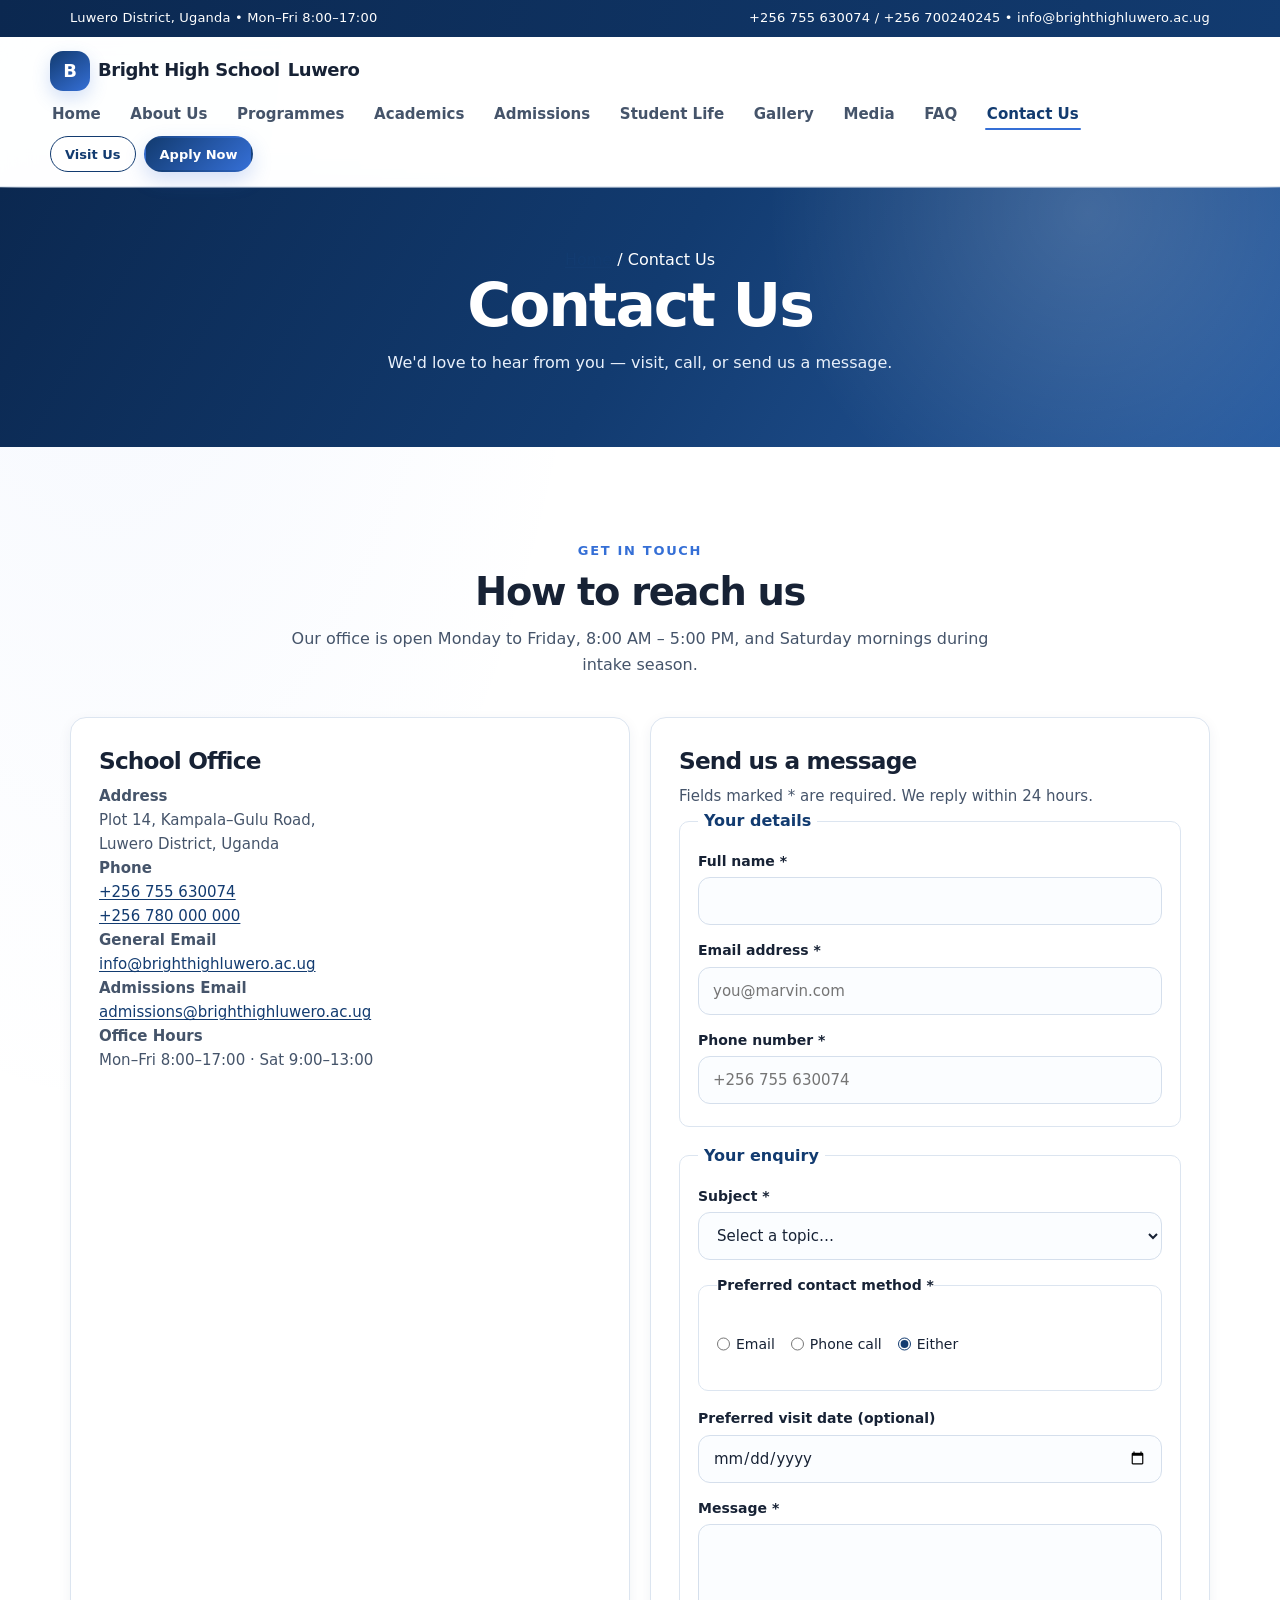
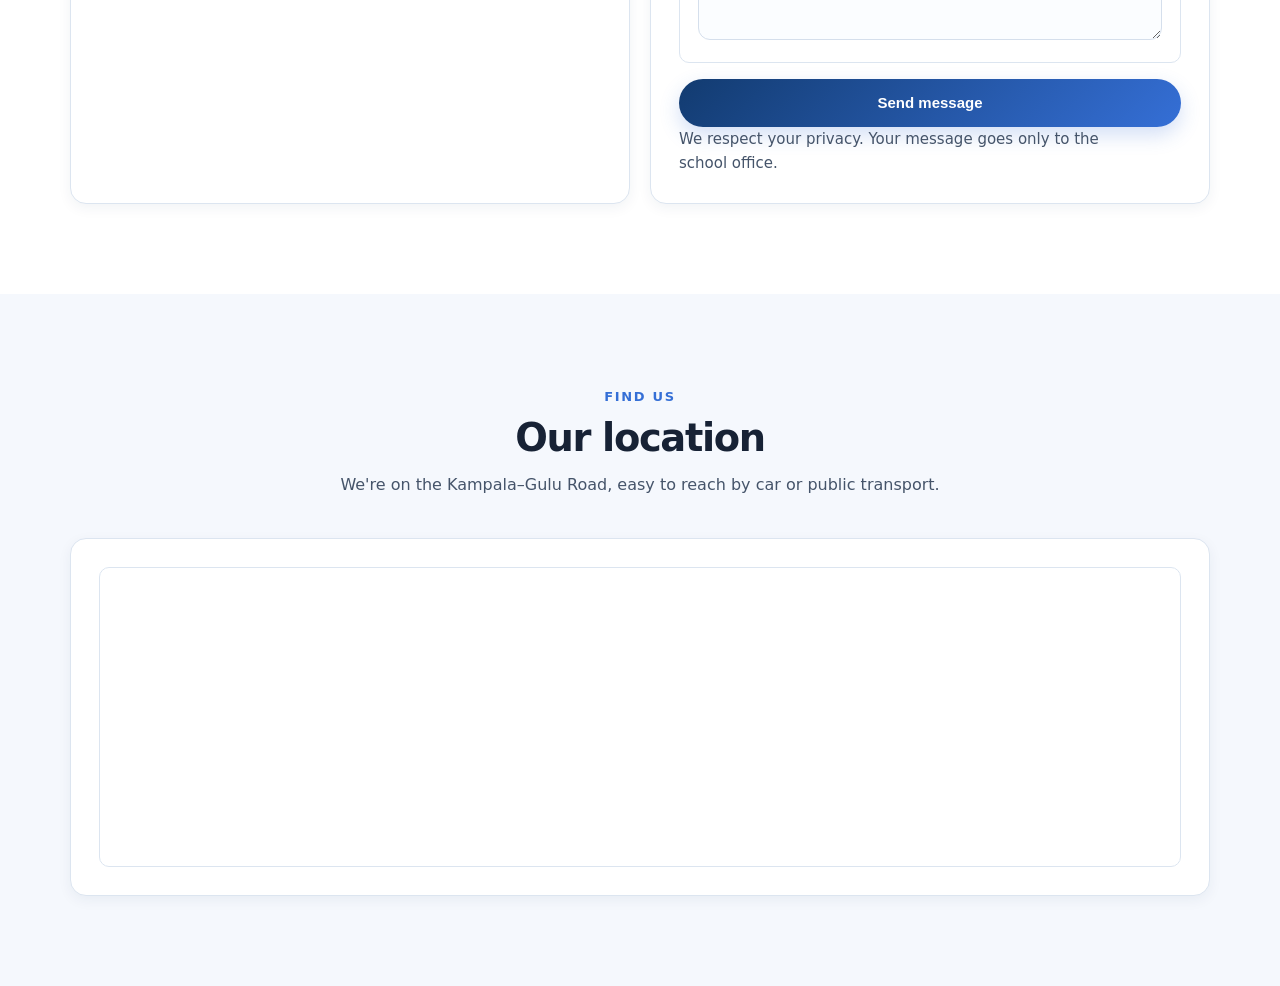
<file: contact.html>
<!DOCTYPE html>
<html lang="en">
<head>
  <meta charset="UTF-8">
  <meta name="viewport" content="width=device-width, initial-scale=1.0">
  <title>Contact Us — Bright High School Luwero</title>
  <meta name="description" content=" Contact Bright High School Luwero — visit, call, or send us a message.">
  <meta name="theme-color" content="#1e4b8f">
  <link rel="stylesheet" href="css/style.css">
</head>

<body>


  <div class="topbar">
    <div class="container">
      <span>Luwero District, Uganda • Mon–Fri 8:00–17:00</span>
      <span>
        <a href="tel:+256755630074">+256 755 630074  / +256 700240245</a> •
        <a href="mailto:info@brighthighluwero.ac.ug">info@brighthighluwero.ac.ug</a>
      </span>
    </div>
  </div>

  <header class="site-header">
    <div class="container nav">
      <a class="brand" href="index.html">
        <span class="brand__mark">B</span>
        Bright High School
        <span>Luwero</span>
      </a>

      <nav aria-label="Main navigation">
        <ul class="nav__links">
          <li><a href="index.html">Home</a></li>
          <li><a href="about.html">About Us</a></li>
          <li><a href="services.html">Programmes</a></li>
          <li><a href="academics.html">Academics</a></li>
          <li><a href="admissions.html">Admissions</a></li>
          <li><a href="student-life.html">Student Life</a></li>
          <li><a href="gallery.html">Gallery</a></li>
          <li><a href="media.html">Media</a></li>
          <li><a href="faq.html">FAQ</a></li>
          <li><a href="contact.html" aria-current="page">Contact Us</a></li>
        </ul>
      </nav>

      <div class="nav__cta">
        <a class="btn btn--outline btn--sm" href="contact.html">Visit Us</a>
        <a class="btn btn--primary btn--sm" href="admissions.html">Apply Now</a>
      </div>
    </div>
  </header>

  <main id="main">

    <section class="page-banner">
      <div class="container">
        <nav aria-label="Breadcrumb">
          <a href="index.html">Home</a> <span>/</span> Contact Us
        </nav>
        <h1>Contact Us</h1>
        <p>We'd love to hear from you — visit, call, or send us a message.</p>
      </div>
    </section>

    <section class="block">
      <div class="container">

        <div class="section-head">
          <span class="kicker">Get in Touch</span>
          <h2>How to reach us</h2>
          <p>
            Our office is open Monday to Friday, 8:00 AM – 5:00 PM,
            and Saturday mornings during intake season.
          </p>
        </div>

        <div class="card-grid">

          <article class="card">
            <h3>School Office</h3>

            <p>
              <b>Address</b><br>
              Plot 14, Kampala–Gulu Road,<br>
              Luwero District, Uganda
            </p>

            <p>
              <b>Phone</b><br>
              <a href="tel:+256755630074">+256 755 630074</a><br>
              <a href="tel:+256780000000">+256 780 000 000</a>
            </p>

            <p>
              <b>General Email</b><br>
              <a href="mailto:info@brighthighluwero.ac.ug">info@brighthighluwero.ac.ug</a>
            </p>

            <p>
              <b>Admissions Email</b><br>
              <a href="mailto:admissions@brighthighluwero.ac.ug">admissions@brighthighluwero.ac.ug</a>
            </p>

            <p>
              <b>Office Hours</b><br>
              Mon–Fri 8:00–17:00 · Sat 9:00–13:00
            </p>
          </article>

          <article class="card">
            <h3>Send us a message</h3>
            <p>Fields marked * are required. We reply within 24 hours.</p>

            <form class="mini-form" action="#" method="post">

              <fieldset>
                <legend>Your details</legend>

                <div>
                  <label for="Name">Full name *</label>
                  <input id="Name" name="name" type="text"
                         autocomplete="name" required>
                </div>

                <div>
                  <label for="Email">Email address *</label>
                  <input id="Email" name="email" type="email"
                         autocomplete="email"
                         placeholder="you@marvin.com" required>
                </div>

                <div>
                  <label for="cPhone">Phone number *</label>
                  <input id="cPhone" name="phone" type="tel"
                         autocomplete="tel"
                         pattern="[0-9+\s\-()]{7,15}"
                         placeholder="+256 755 630074" required>
                </div>
              </fieldset>

     
              <fieldset>
                <legend>Your enquiry</legend>

                <div>
                  <label for="Subject">Subject *</label>
                  <select id="Subject" name="subject" required>
                    <option value="">Select a topic…</option>
                    <option>Admissions</option>
                    <option>Fees &amp; payments</option>
                    <option>Academic programmes</option>
                    <option>Boarding</option>
                    <option>General enquiry</option>
                  </select>
                </div>

                <fieldset class="radio-group">
                  <legend>Preferred contact method *</legend>
                  <div class="radio-group__options">
                    <label><input type="radio" name="contactMethod" value="email" required> Email</label>
                    <label><input type="radio" name="contactMethod" value="phone"> Phone call</label>
                    <label><input type="radio" name="contactMethod" value="either" checked> Either</label>
                  </div>
                </fieldset>

                <div>
                  <label for="VisitDate">Preferred visit date (optional)</label>
                  <input id="VisitDate" name="visitDate" type="date">
                </div>

                <div>
                  <label for="Message">Message *</label>
                  <textarea id="Message" name="message" rows="5"
                            minlength="10" required></textarea>
                </div>
              </fieldset>

              <button class="btn btn--primary" type="submit">Send message</button>
              <p class="fine">We respect your privacy. Your message goes only to the school office.</p>
            </form>
          </article>

        </div>
      </div>
    </section>


    <section class=" block bg-soft">
      <div class="container">

        <div class="section-head">
          <span class="kicker">Find Us</span>
          <h2>Our location</h2>
          <p>We're on the Kampala–Gulu Road, easy to reach by car or public transport.</p>
        </div>

        <div class="card">
          <iframe
            title="Map showing Bright High School Luwero"
            loading="lazy"
           src="https://www.google.com/maps/embed?pb=!1m18!1m12!1m3!1d1994.8789603216378!2d32.52529955608762!3d0.3152673587514597!2m3!1f0!2f0!3f0!3m2!1i1024!2i768!4f13.1!3m3!1m2!1s0x177da3130a6e8999%3A0x8c9b086c01844521!2sBright%20High%20School!5e0!3m2!1sen!2sug!4v1794550932041!5m2!1sen!2sug">
             <p>
            Plot 14, Kampala–Gulu Road, Luwero District, Uganda
             </p>
        </div>

      </div>
    </section>


    <section class="cta-band" aria-labelledby="cta-title-contact">
      <div class="container">
        <h2 id="cta-title-contact">Ready to join us?</h2>
        <p>Start your application online, or explore our programmes and student life pages.</p>
        <a class="btn btn--primary" href="admissions.html">Start your application</a>
        <a class="btn btn--outline" href="services.html">View our programmes</a>
      </div>
    </section>

  </main>

  <footer class="site-footer">
    <div class="container">

      <div>
        <a class="brand" href="index.html">
          <span class="brand__mark">B</span>
          Bright High School Luwero
        </a>
        <p>Nurturing confident, capable learners in the heart of Luwero since 2003.</p>
      </div>

      <div>
        <h3>Explore</h3>
        <ul>
          <li><a href="about.html">About Us</a></li>
          <li><a href="services.html">Programmes</a></li>
          <li><a href="academics.html">Academics</a></li>
          <li><a href="student-life.html">Student Life</a></li>
          <li><a href="gallery.html">Gallery</a></li>
          <li><a href="media.html">Media</a></li>
        </ul>
      </div>

      <div>
        <h3>Admissions</h3>
        <ul>
          <li><a href="admissions.html#steps">How to Apply</a></li>
          <li><a href="admissions.html#requirements">Entry Requirements</a></li>
          <li><a href="admissions.html#fees">Fees</a></li>
          <li><a href="faq.html">Frequently Asked Questions</a></li>
        </ul>
      </div>

      <div>
        <h3>Contact</h3>
        <ul>
          <li><a href="tel:+256755630074">+256 755 630074  / +256 700240245</a></li>
          <li><a href="mailto:info@brighthighluwero.ac.ug">info@brighthighluwero.ac.ug</a></li>
          <li>Plot 14, Kampala–Gulu Road, Luwero</li>
        </ul>
      </div>

    </div>

    <div class="container foot-bottom">
      <span>© 2026 Bright High School Luwero. All rights reserved.</span>
      <span><a href="faq.html">Help &amp; FAQs</a></span>
    </div>
  </footer>

</body>
</html>
</file>
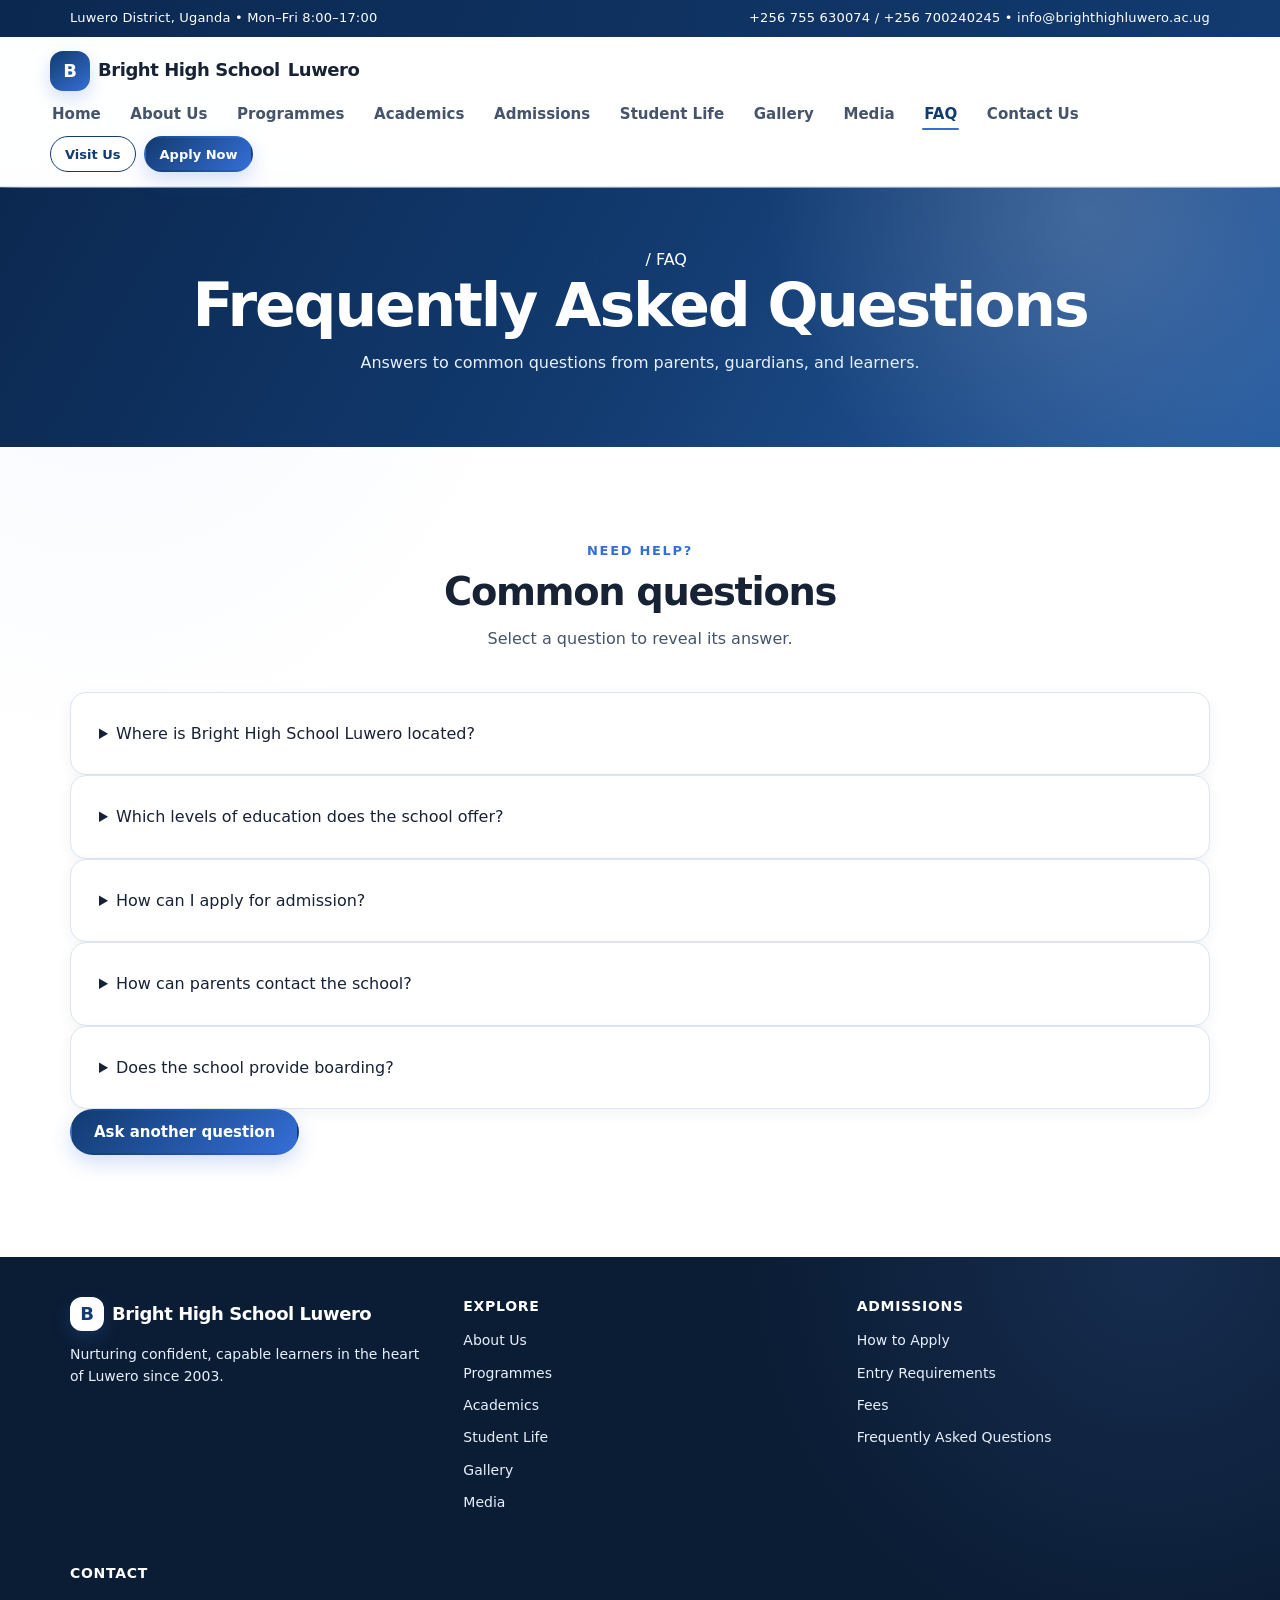
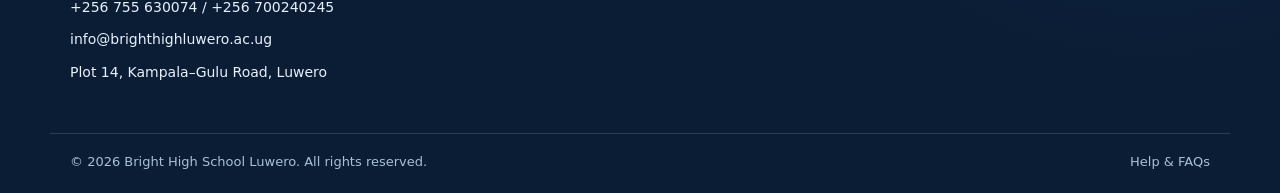
<file: faq.html>
<!DOCTYPE html>
<html lang="en">
<head>
  <meta charset="UTF-8">
  <meta name="viewport" content="width=device-width, initial-scale=1.0">
  <title>Frequently Asked Questions — Bright High School Luwero</title>
  <meta name="description" content=" Answers to common questions about Bright High School Luwero.">
  <link rel="stylesheet" href="css/style.css">
</head>
<body>
  
  <div class="topbar">
    <div class="container">
      <span>Luwero District, Uganda • Mon–Fri 8:00–17:00</span>
      <span>
        <a href="tel:+256755630074">+256 755 630074  / +256 700240245</a> •
        <a href="mailto:info@brighthighluwero.ac.ug">info@brighthighluwero.ac.ug</a>
      </span>
    </div>
  </div>

  <header class="site-header">
    <div class="container nav">
      <a class="brand" href="index.html">
        <span class="brand__mark">B</span>
        Bright High School
        <span>Luwero</span>
      </a>
      <nav aria-label="Main navigation">
        <ul class="nav__links">
          <li><a href="index.html">Home</a></li>
          <li><a href="about.html">About Us</a></li>
          <li><a href="services.html">Programmes</a></li>
          <li><a href="academics.html">Academics</a></li>
          <li><a href="admissions.html">Admissions</a></li>
          <li><a href="student-life.html">Student Life</a></li>
          <li><a href="gallery.html">Gallery</a></li>
          <li><a href="media.html">Media</a></li>
          <li><a href="faq.html" aria-current="page">FAQ</a></li>
          <li><a href="contact.html">Contact Us</a></li>
        </ul>
      </nav>
      <div class="nav__cta">
        <a class="btn btn--outline btn--sm" href="contact.html">Visit Us</a>
        <a class="btn btn--primary btn--sm" href="admissions.html">Apply Now</a>
      </div>
    </div>
  </header>

  <main id="main">
    <section class="page-banner">
      <div class="container">
        <nav aria-label="Breadcrumb">
          <a href="index.html">Home</a> <span>/</span> FAQ
        </nav>
        <h1>Frequently Asked Questions</h1>
        <p>Answers to common questions from parents, guardians, and learners.</p>
      </div>
    </section>

    <section class="block">
      <div class="container">
        <div class="section-head">
          <span class="kicker">Need Help?</span>
          <h2>Common questions</h2>
          <p>Select a question to reveal its answer.</p>
        </div>
        <div class="card">
          <details>
            <summary>Where is Bright High School Luwero located?</summary>
            <p>The school is listed at Plot 14, Kampala–Gulu Road, Luwero District, Uganda. Contact the school before travelling if you need directions.</p>
          </details>
        </div>
        <div class="card">
          <details>
            <summary>Which levels of education does the school offer?</summary>
            <p>The website describes Elementary School (Primary 1–7) and High School (Senior 1–6) programmes. Contact the school to confirm current classes and available places.</p>
          </details>
        </div>
        <div class="card">
          <details>
            <summary>How can I apply for admission?</summary>
            <p>Visit the <a href="admissions.html">Admissions page</a> for the application steps and entry requirements, or contact the school office for the current application form.</p>
          </details>
        </div>
        <div class="card">
          <details>
            <summary>How can parents contact the school?</summary>
            <p>Call <a href="tel:+256755630074">+256 755 630074</a> or email <a href="mailto:info@brighthighluwero.ac.ug">info@brighthighluwero.ac.ug</a>.</p>
          </details>
        </div>
        <div class="card">
          <details>
            <summary>Does the school provide boarding?</summary>
            <p>The school website describes boarding information on the Student Life page. Contact the school to confirm current boarding availability, requirements and fees.</p>
          </details>
        </div>
        <p><a class="btn btn--primary" href="contact.html">Ask another question</a></p>
      </div>
    </section>
  </main>

  <footer class="site-footer">
    <div class="container">
      <div>
        <a class="brand" href="index.html">
          <span class="brand__mark">B</span>
          Bright High School Luwero
        </a>
        <p>Nurturing confident, capable learners in the heart of Luwero since 2003.</p>
      </div>
      <div>
        <h3>Explore</h3>
        <ul>
          <li><a href="about.html">About Us</a></li>
          <li><a href="services.html">Programmes</a></li>
          <li><a href="academics.html">Academics</a></li>
          <li><a href="student-life.html">Student Life</a></li>
          <li><a href="gallery.html">Gallery</a></li>
          <li><a href="media.html">Media</a></li>
        </ul>
      </div>
      <div>
        <h3>Admissions</h3>
        <ul>
          <li><a href="admissions.html#steps">How to Apply</a></li>
          <li><a href="admissions.html#requirements">Entry Requirements</a></li>
          <li><a href="admissions.html#fees">Fees</a></li>
          <li><a href="faq.html">Frequently Asked Questions</a></li>
        </ul>
      </div>
      <div>
        <h3>Contact</h3>
        <ul>
          <li><a href="tel:+256755630074">+256 755 630074  / +256 700240245</a></li>
          <li><a href="mailto:info@brighthighluwero.ac.ug">info@brighthighluwero.ac.ug</a></li>
          <li>Plot 14, Kampala–Gulu Road, Luwero</li>
        </ul>
      </div>
    </div>
    <div class="container foot-bottom">
      <span>© 2026 Bright High School Luwero. All rights reserved.</span>
      <span><a href="faq.html">Help &amp; FAQs</a></span>
    </div>
  </footer>
</body>
</html>
</file>
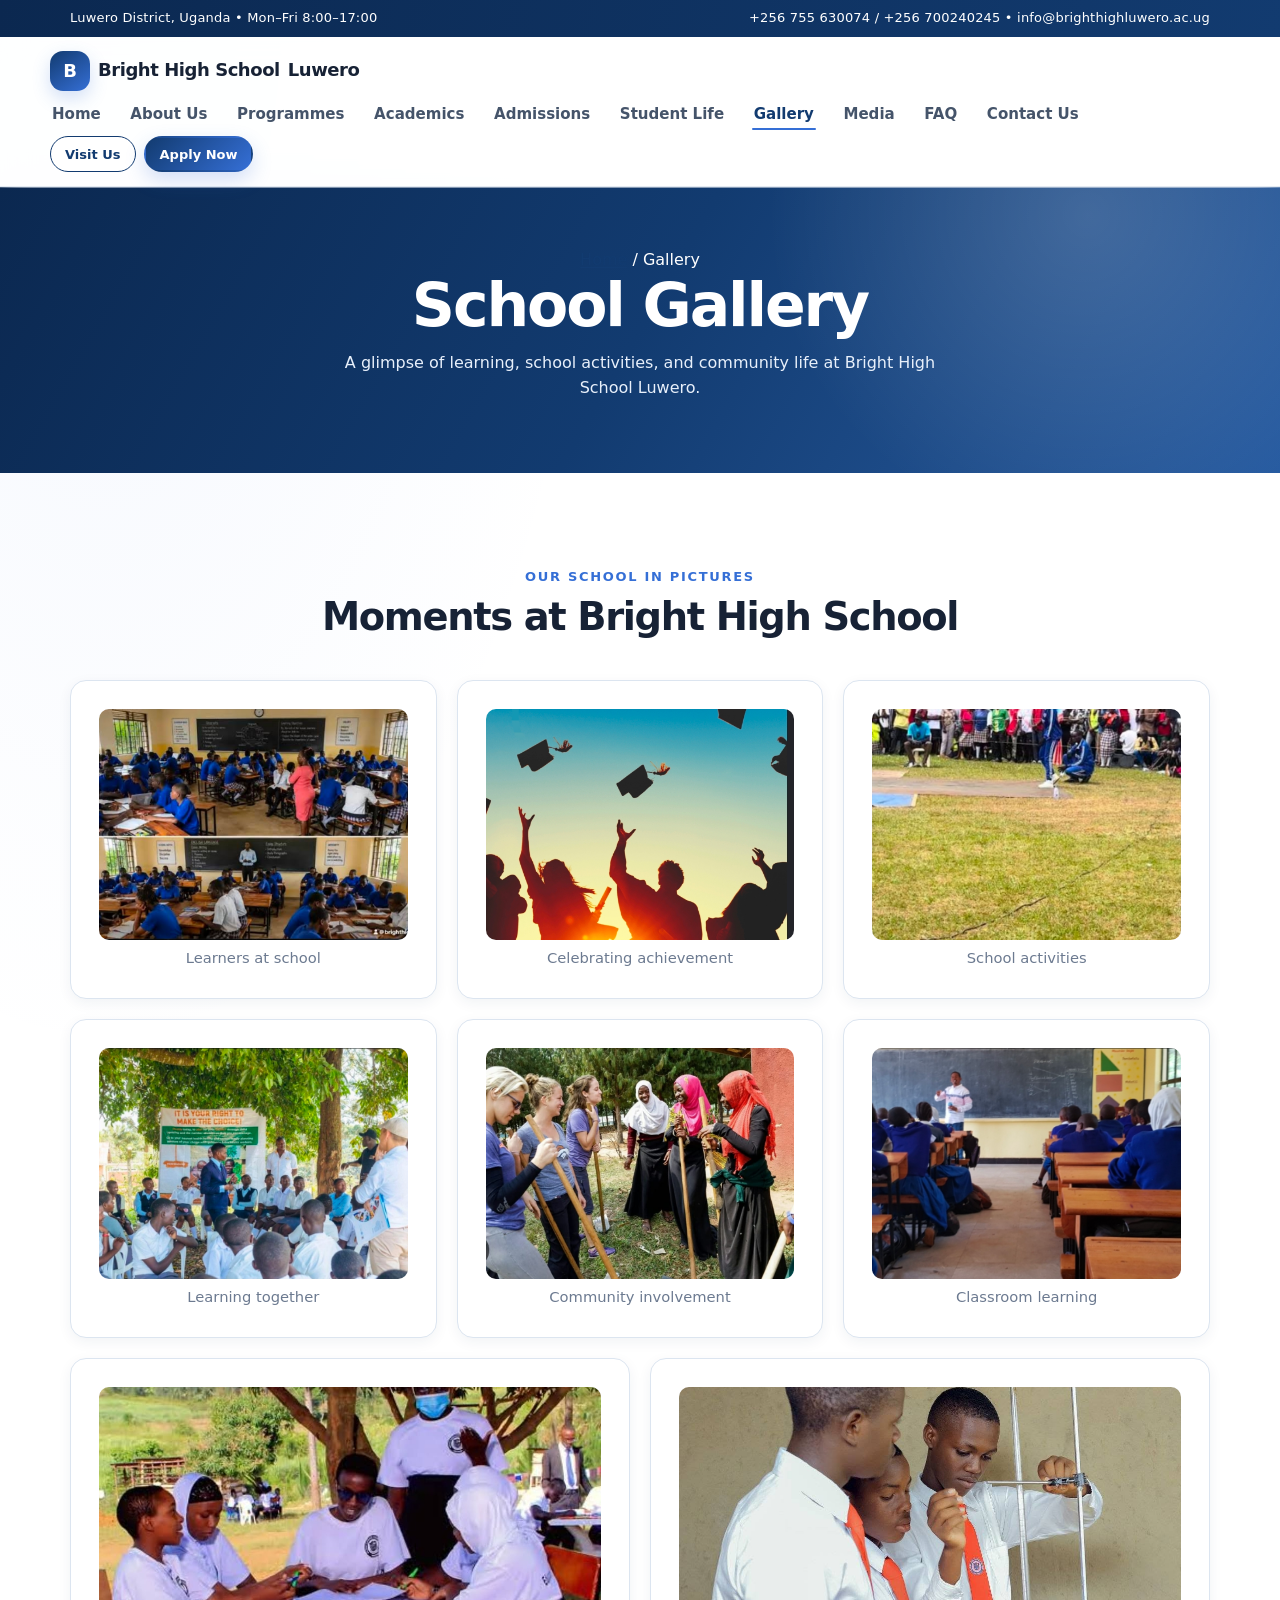
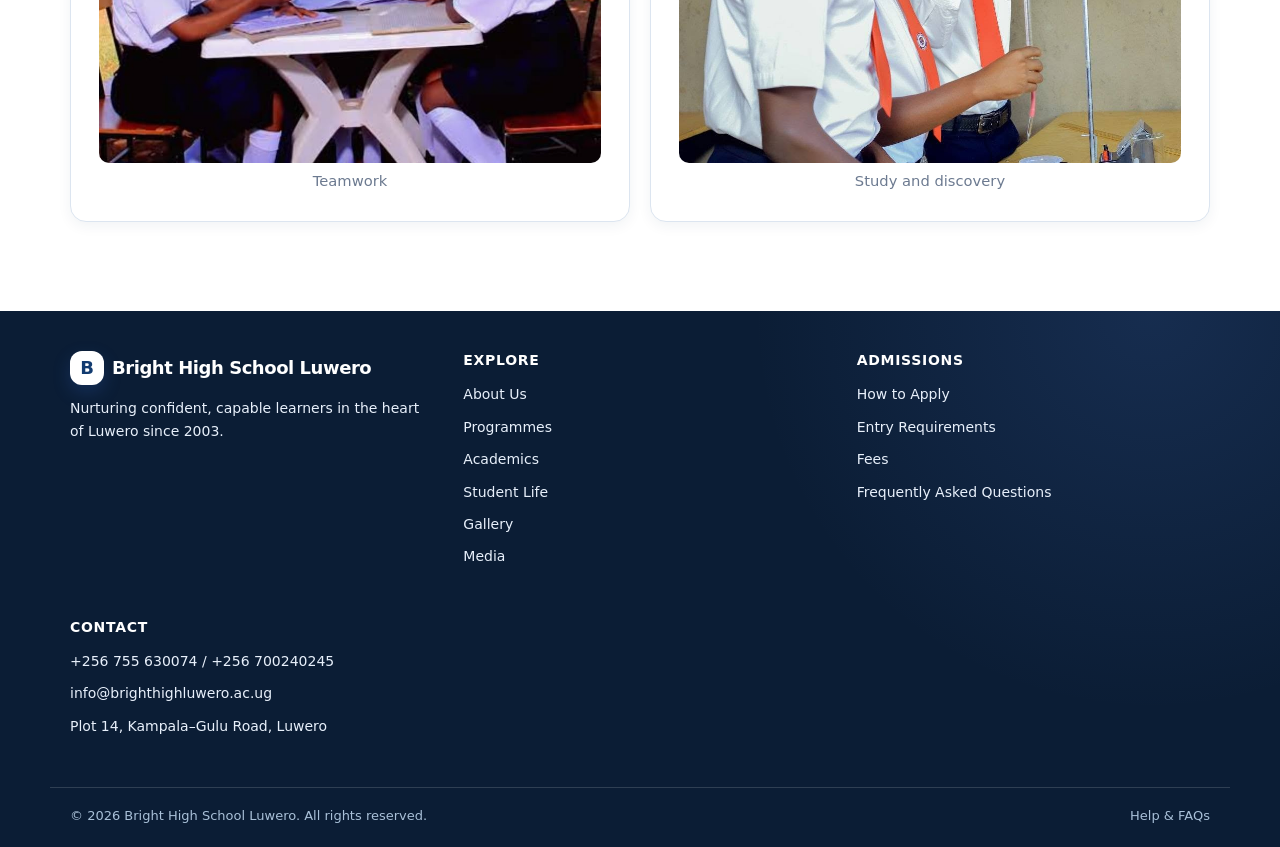
<file: gallery.html>
<!DOCTYPE html>
<html lang="en">
<head>
  <meta charset="UTF-8">
  <meta name="viewport" content="width=device-width, initial-scale=1.0">
  <title>Gallery — Bright High School Luwero</title>
  <meta name="description" content=" Photographs of learning and school life at Bright High School Luwero.">
  <link rel="stylesheet" href="css/style.css">
</head>
<body>

  <div class="topbar">
    <div class="container">
      <span>Luwero District, Uganda • Mon–Fri 8:00–17:00</span>
      <span>
        <a href="tel:+256755630074">+256 755 630074  / +256 700240245</a> •
        <a href="mailto:info@brighthighluwero.ac.ug">info@brighthighluwero.ac.ug</a>
      </span>
    </div>
  </div>

  <header class="site-header">
    <div class="container nav">
      <a class="brand" href="index.html">
        <span class="brand__mark">B</span>
        Bright High School
        <span>Luwero</span>
      </a>
      <nav aria-label="Main navigation">
        <ul class="nav__links">
          <li><a href="index.html">Home</a></li>
          <li><a href="about.html">About Us</a></li>
          <li><a href="services.html">Programmes</a></li>
          <li><a href="academics.html">Academics</a></li>
          <li><a href="admissions.html">Admissions</a></li>
          <li><a href="student-life.html">Student Life</a></li>
          <li><a href="gallery.html" aria-current="page">Gallery</a></li>
          <li><a href="media.html">Media</a></li>
          <li><a href="faq.html">FAQ</a></li>
          <li><a href="contact.html">Contact Us</a></li>
        </ul>
      </nav>
      <div class="nav__cta">
        <a class="btn btn--outline btn--sm" href="contact.html">Visit Us</a>
        <a class="btn btn--primary btn--sm" href="admissions.html">Apply Now</a>
      </div>
    </div>
  </header>

  <main id="main">
    <section class="page-banner">
      <div class="container">
        <nav aria-label="Breadcrumb">
          <a href="index.html">Home</a> <span>/</span> Gallery
        </nav>
        <h1>School Gallery</h1>
        <p>A glimpse of learning, school activities, and community life at Bright High School Luwero.</p>
      </div>
    </section>

    <section class="block">
      <div class="container">
        <div class="section-head">
          <span class="kicker">Our School in Pictures</span>
          <h2>Moments at Bright High School</h2>
        </div>
        <div class="gallery-grid">
          <figure class="card">
            <img class="card__img" src="images/LEANERS AT SCHOOL.jpg" alt="Learners gathered at Bright High School Luwero">
            <figcaption class="card__caption">Learners at school</figcaption>
          </figure>
          <figure class="card">
            <img class="card__img" src="images/CELEBRATIN G ACHEVEMENT.jpg" alt="Students celebrating an achievement">
            <figcaption class="card__caption">Celebrating achievement</figcaption>
          </figure>
          <figure class="card">
            <img class="card__img" src="images/SCHOOL ACTIVITY.jpg" alt="Students taking part in a school activity">
            <figcaption class="card__caption">School activities</figcaption>
          </figure>
          <figure class="card">
            <img class="card__img" src="images/LEANING TOGETHER.jpg" alt="Learners participating in a group activity">
            <figcaption class="card__caption">Learning together</figcaption>
          </figure>
          <figure class="card">
            <img class="card__img" src="images/COMMUNITY DEVELOPMENT.jpg" alt="Students involved in a community activity">
            <figcaption class="card__caption">Community involvement</figcaption>
          </figure>
          <figure class="card">
            <img class="card__img" src="images/CLASSROOM LEARNING.jpg" alt="Students participating in classroom learning">
            <figcaption class="card__caption">Classroom learning</figcaption>
          </figure>
          <figure class="card">
            <img class="card__img" src="images/TEAM WORK.jpg" alt="Students working together at school">
            <figcaption class="card__caption">Teamwork</figcaption>
          </figure>
          <figure class="card">
            <img class="card__img" src="images/STUDY AND DISCOVER.jpg" alt="Students studying at Bright High School">
            <figcaption class="card__caption">Study and discovery</figcaption>
          </figure>
        </div>
      </div>
    </section>
  </main>

  <footer class="site-footer">
    <div class="container">
      <div>
        <a class="brand" href="index.html">
          <span class="brand__mark">B</span>
          Bright High School Luwero
        </a>
        <p>Nurturing confident, capable learners in the heart of Luwero since 2003.</p>
      </div>
      <div>
        <h3>Explore</h3>
        <ul>
          <li><a href="about.html">About Us</a></li>
          <li><a href="services.html">Programmes</a></li>
          <li><a href="academics.html">Academics</a></li>
          <li><a href="student-life.html">Student Life</a></li>
          <li><a href="gallery.html">Gallery</a></li>
          <li><a href="media.html">Media</a></li>
        </ul>
      </div>
      <div>
        <h3>Admissions</h3>
        <ul>
          <li><a href="admissions.html#steps">How to Apply</a></li>
          <li><a href="admissions.html#requirements">Entry Requirements</a></li>
          <li><a href="admissions.html#fees">Fees</a></li>
          <li><a href="faq.html">Frequently Asked Questions</a></li>
        </ul>
      </div>
      <div>
        <h3>Contact</h3>
        <ul>
          <li><a href="tel:+256755630074">+256 755 630074  / +256 700240245</a></li>
          <li><a href="mailto:info@brighthighluwero.ac.ug">info@brighthighluwero.ac.ug</a></li>
          <li>Plot 14, Kampala–Gulu Road, Luwero</li>
        </ul>
      </div>
    </div>
    <div class="container foot-bottom">
      <span>© 2026 Bright High School Luwero. All rights reserved.</span>
      <span><a href="faq.html">Help &amp; FAQs</a></span>
    </div>
  </footer>
</body>
</html>
</file>
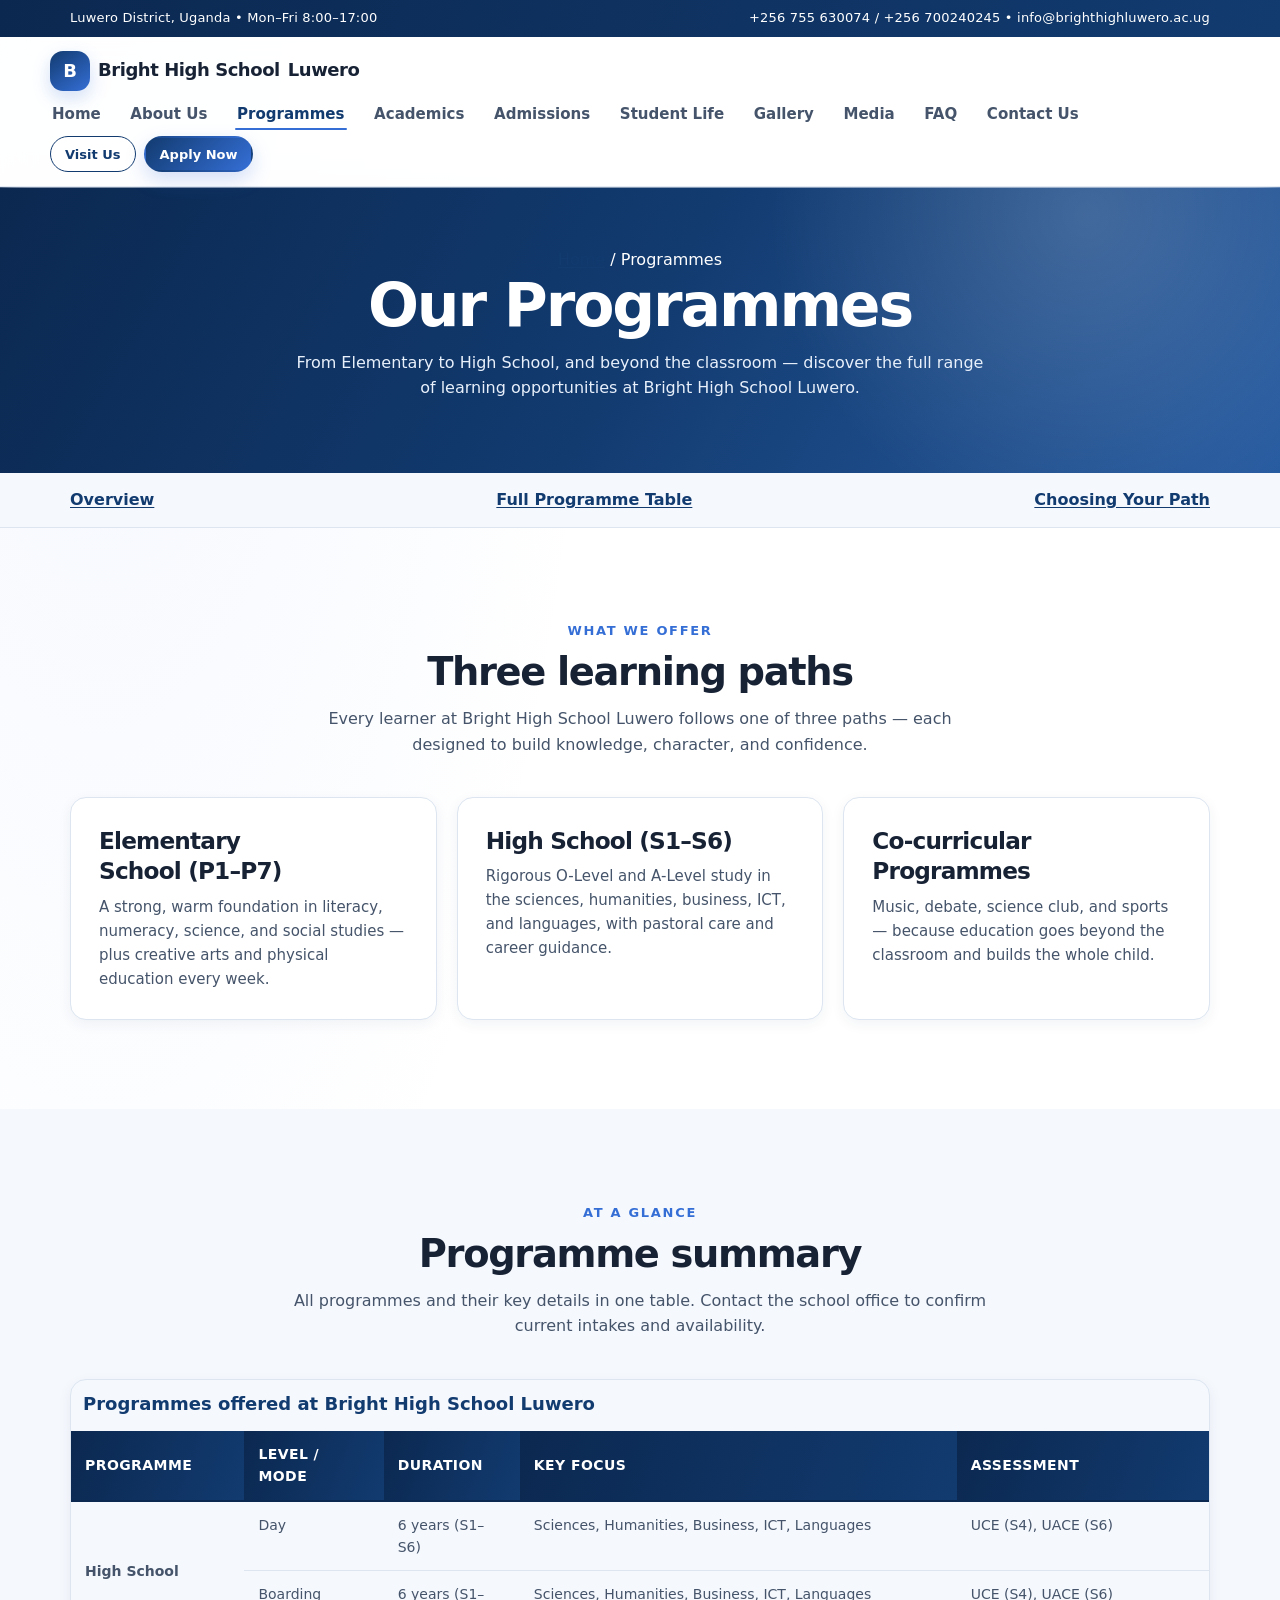
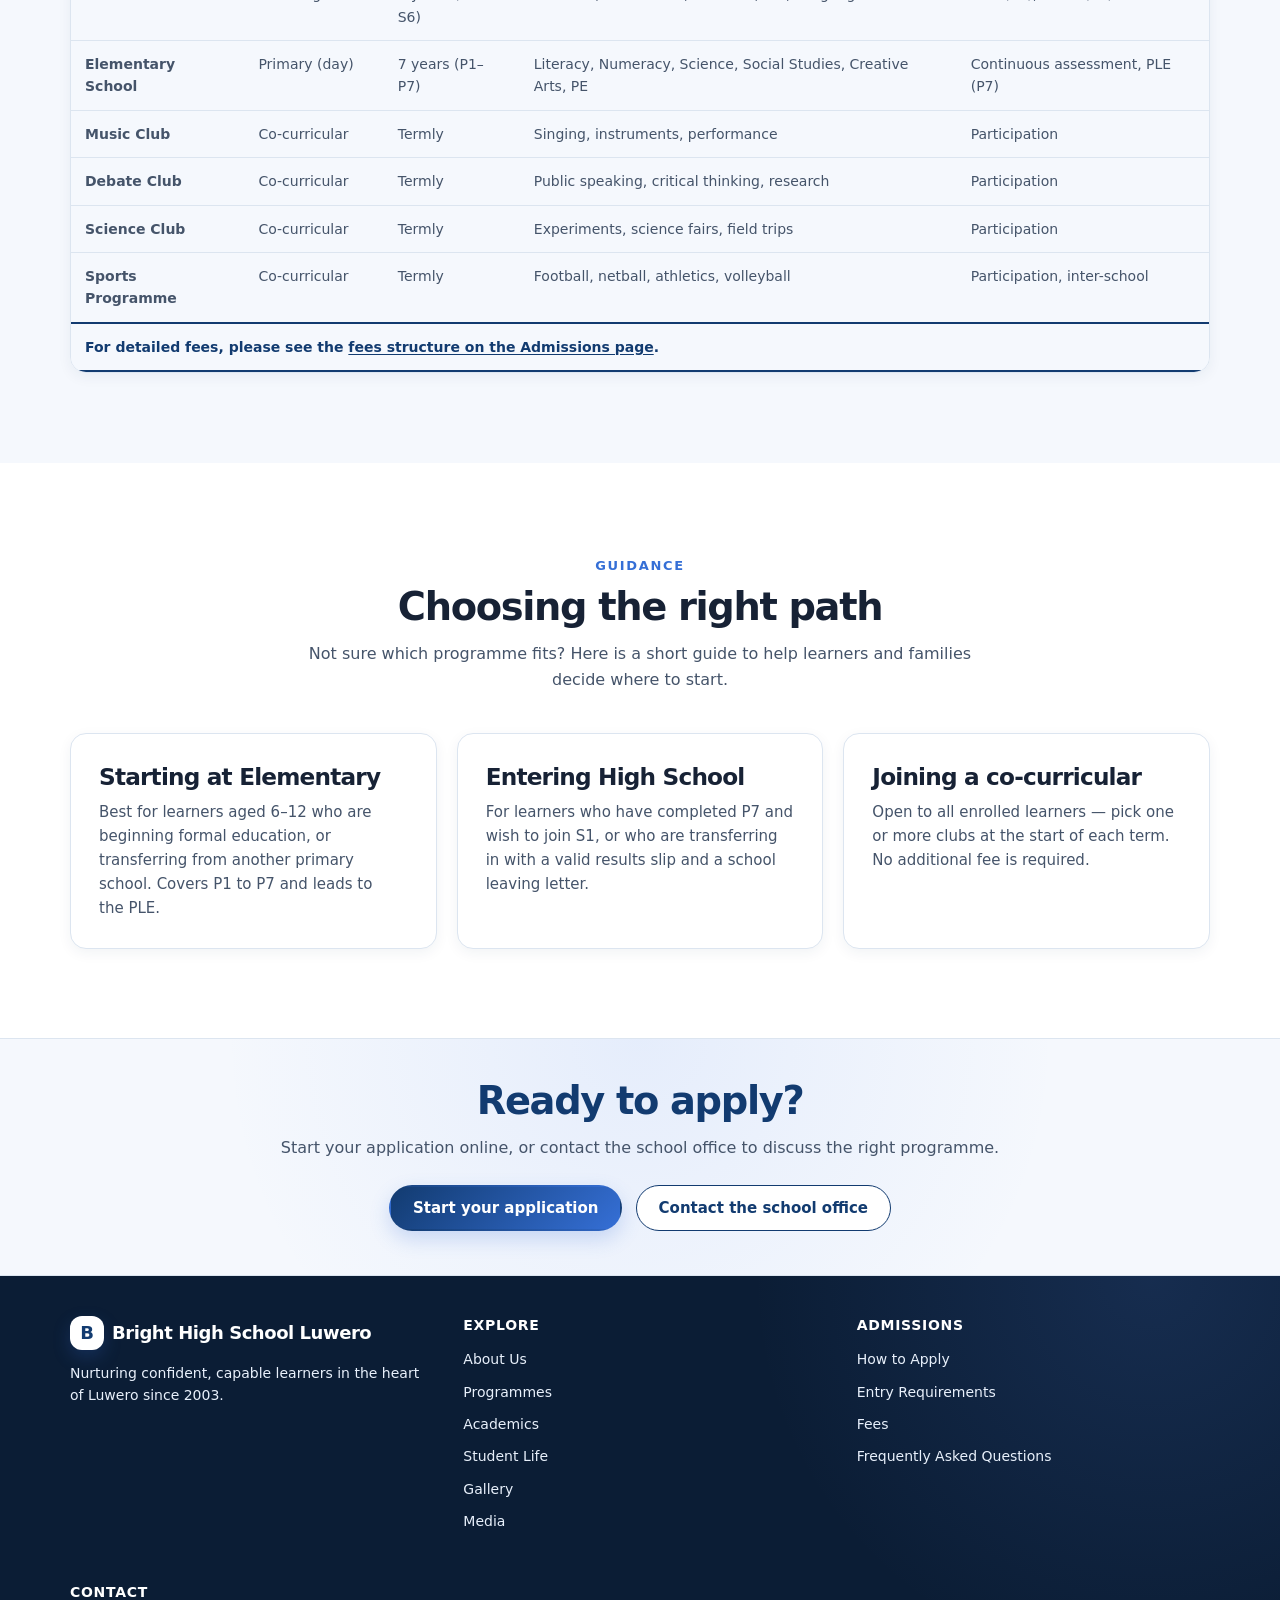
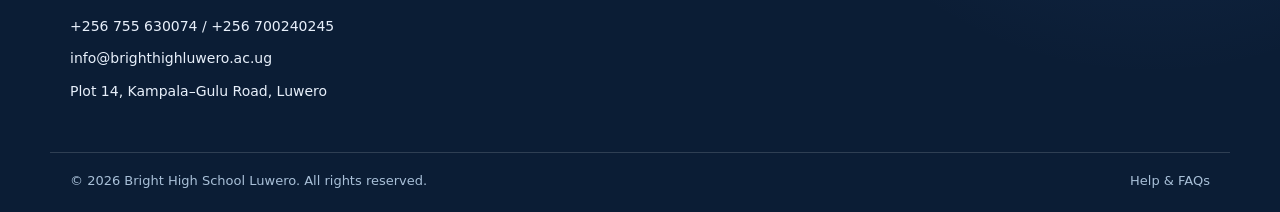
<file: services.html>
<!DOCTYPE html>
<html lang="en">
<head>
  <meta charset="UTF-8">
  <meta name="viewport" content="width=device-width, initial-scale=1.0">
  <title>Programmes — Bright High School Luwero</title>
  <meta name="description" content=" Explore the full range of programmes at Bright High School Luwero — Elementary School, High School (day and boarding), and co-curricular activities.">
  <meta name="theme-color" content="#1e4b8f">
  <link rel="stylesheet" href="css/style.css">
</head>
<body>

  <div class="topbar">
    <div class="container">
      <span>Luwero District, Uganda • Mon–Fri 8:00–17:00</span>
      <span>
        <a href="tel:+256755630074">+256 755 630074  / +256 700240245</a> •
        <a href="mailto:info@brighthighluwero.ac.ug">info@brighthighluwero.ac.ug</a>
      </span>
    </div>
  </div>

  <header class="site-header">
    <div class="container nav">
      <a class="brand" href="index.html">
        <span class="brand__mark">B</span>
        Bright High School
        <span>Luwero</span>
      </a>
      <nav aria-label="Main navigation">
        <ul class="nav__links">
          <li><a href="index.html">Home</a></li>
          <li><a href="about.html">About Us</a></li>
          <li><a href="services.html" aria-current="page">Programmes</a></li>
          <li><a href="academics.html">Academics</a></li>
          <li><a href="admissions.html">Admissions</a></li>
          <li><a href="student-life.html">Student Life</a></li>
          <li><a href="gallery.html">Gallery</a></li>
          <li><a href="media.html">Media</a></li>
          <li><a href="faq.html">FAQ</a></li>
          <li><a href="contact.html">Contact Us</a></li>
        </ul>
      </nav>
      <div class="nav__cta">
        <a class="btn btn--outline btn--sm" href="contact.html">Visit Us</a>
        <a class="btn btn--primary btn--sm" href="admissions.html">Apply Now</a>
      </div>
    </div>
  </header>

  <main id="main">
    <section class="page-banner">
      <div class="container">
        <nav aria-label="Breadcrumb">
          <a href="index.html">Home</a> <span>/</span> Programmes
        </nav>
        <h1>Our Programmes</h1>
        <p>
          From Elementary to High School, and beyond the classroom —
          discover the full range of learning opportunities at
          Bright High School Luwero.
        </p>
      </div>
    </section>

    <nav class="quicknav" aria-label="Page sections">
      <div class="container">
        <a href="#overview">Overview</a>
        <a href="#full-table">Full Programme Table</a>
        <a href="#choosing">Choosing Your Path</a>
      </div>
    </nav>

    <section class="block" id="overview">
      <div class="container">
        <div class="section-head">
          <span class="kicker">What We Offer</span>
          <h2>Three learning paths</h2>
          <p>
            Every learner at Bright High School Luwero follows one of
            three paths — each designed to build knowledge, character,
            and confidence.
          </p>
        </div>
        <div class="card-grid">
          <article class="card">
            <h3>Elementary School (P1–P7)</h3>
            <p>
              A strong, warm foundation in literacy, numeracy, science,
              and social studies — plus creative arts and physical
              education every week.
            </p>
          </article>
          <article class="card">
            <h3>High School (S1–S6)</h3>
            <p>
              Rigorous O-Level and A-Level study in the sciences,
              humanities, business, ICT, and languages, with pastoral
              care and career guidance.
            </p>
          </article>
          <article class="card">
            <h3>Co-curricular Programmes</h3>
            <p>
              Music, debate, science club, and sports — because
              education goes beyond the classroom and builds the
              whole child.
            </p>
          </article>
        </div>
      </div>
    </section>

    <section class="block bg-soft" id="full-table">
      <div class="container">
        <div class="section-head">
          <span class="kicker">At a Glance</span>
          <h2>Programme summary</h2>
          <p>
            All programmes and their key details in one table. Contact
            the school office to confirm current intakes and availability.
          </p>
        </div>
        <div class="table-wrap">
          <table class="staff-table">
            <caption>Programmes offered at Bright High School Luwero</caption>
            <thead>
              <tr>
                <th scope="col">Programme</th>
                <th scope="col">Level / Mode</th>
                <th scope="col">Duration</th>
                <th scope="col">Key Focus</th>
                <th scope="col">Assessment</th>
              </tr>
            </thead>
            <tbody>
              <tr>
                <td rowspan="2"><strong>High School</strong></td>
                <td>Day</td>
                <td>6 years (S1–S6)</td>
                <td>Sciences, Humanities, Business, ICT, Languages</td>
                <td>UCE (S4), UACE (S6)</td>
              </tr>
              <tr>
                <td>Boarding</td>
                <td>6 years (S1–S6)</td>
                <td>Sciences, Humanities, Business, ICT, Languages</td>
                <td>UCE (S4), UACE (S6)</td>
              </tr>
              <tr>
                <td><strong>Elementary School</strong></td>
                <td>Primary (day)</td>
                <td>7 years (P1–P7)</td>
                <td>Literacy, Numeracy, Science, Social Studies, Creative Arts, PE</td>
                <td>Continuous assessment, PLE (P7)</td>
              </tr>
              <tr>
                <td><strong>Music Club</strong></td>
                <td>Co-curricular</td>
                <td>Termly</td>
                <td>Singing, instruments, performance</td>
                <td>Participation</td>
              </tr>
              <tr>
                <td><strong>Debate Club</strong></td>
                <td>Co-curricular</td>
                <td>Termly</td>
                <td>Public speaking, critical thinking, research</td>
                <td>Participation</td>
              </tr>
              <tr>
                <td><strong>Science Club</strong></td>
                <td>Co-curricular</td>
                <td>Termly</td>
                <td>Experiments, science fairs, field trips</td>
                <td>Participation</td>
              </tr>
              <tr>
                <td><strong>Sports Programme</strong></td>
                <td>Co-curricular</td>
                <td>Termly</td>
                <td>Football, netball, athletics, volleyball</td>
                <td>Participation, inter-school</td>
              </tr>
            </tbody>
            <tfoot>
              <tr>
                <td colspan="5">
                  For detailed fees, please see the
                  <a href="admissions.html#fees">fees structure on the Admissions page</a>.
                </td>
              </tr>
            </tfoot>
          </table>
        </div>
      </div>
    </section>

    <section class="block" id="choosing">
      <div class="container">
        <div class="section-head">
          <span class="kicker">Guidance</span>
          <h2>Choosing the right path</h2>
          <p>
            Not sure which programme fits? Here is a short guide to help
            learners and families decide where to start.
          </p>
        </div>
        <div class="card-grid">
          <article class="card">
            <h3>Starting at Elementary</h3>
            <p>
              Best for learners aged 6–12 who are beginning formal
              education, or transferring from another primary school.
              Covers P1 to P7 and leads to the PLE.
            </p>
          </article>
          <article class="card">
            <h3>Entering High School</h3>
            <p>
              For learners who have completed P7 and wish to join S1,
              or who are transferring in with a valid results slip
              and a school leaving letter.
            </p>
          </article>
          <article class="card">
            <h3>Joining a co-curricular</h3>
            <p>
              Open to all enrolled learners — pick one or more clubs at
              the start of each term. No additional fee is required.
            </p>
          </article>
        </div>
      </div>
    </section>

    <section class="cta-band" aria-labelledby="cta-title-services">
      <div class="container">
        <h2 id="cta-title-services">Ready to apply?</h2>
        <p>Start your application online, or contact the school office to discuss the right programme.</p>
        <a class="btn btn--primary" href="admissions.html">Start your application</a>
        <a class="btn btn--outline" href="contact.html">Contact the school office</a>
      </div>
    </section>
  </main>

  <footer class="site-footer">
    <div class="container">
      <div>
        <a class="brand" href="index.html">
          <span class="brand__mark">B</span>
          Bright High School Luwero
        </a>
        <p>Nurturing confident, capable learners in the heart of Luwero since 2003.</p>
      </div>
      <div>
        <h3>Explore</h3>
        <ul>
          <li><a href="about.html">About Us</a></li>
          <li><a href="services.html">Programmes</a></li>
          <li><a href="academics.html">Academics</a></li>
          <li><a href="student-life.html">Student Life</a></li>
          <li><a href="gallery.html">Gallery</a></li>
          <li><a href="media.html">Media</a></li>
        </ul>
      </div>
      <div>
        <h3>Admissions</h3>
        <ul>
          <li><a href="admissions.html#steps">How to Apply</a></li>
          <li><a href="admissions.html#requirements">Entry Requirements</a></li>
          <li><a href="admissions.html#fees">Fees</a></li>
          <li><a href="faq.html">Frequently Asked Questions</a></li>
        </ul>
      </div>
      <div>
        <h3>Contact</h3>
        <ul>
          <li><a href="tel:+256755630074">+256 755 630074  / +256 700240245</a></li>
          <li><a href="mailto:info@brighthighluwero.ac.ug">info@brighthighluwero.ac.ug</a></li>
          <li>Plot 14, Kampala–Gulu Road, Luwero</li>
        </ul>
      </div>
    </div>
    <div class="container foot-bottom">
      <span>© 2026 Bright High School Luwero. All rights reserved.</span>
      <span><a href="faq.html">Help &amp; FAQs</a></span>
    </div>
  </footer>
</body>
</html>
</file>
<file: css/style.css>
/* ---------------------------------------------------------
   1. DESIGN TOKENS
   --------------------------------------------------------- */
:root {
  color-scheme: light;

  /* Brand palette */
  --primary:        #123b70;
  --primary-dark:   #0b2850;
  --primary-soft:   #e8f0fb;
  --accent:         #5b8def;
  --accent-strong:  #356fd6;

  /* Neutrals */
  --ink:            #172235;
  --ink-soft:       #45546a;
  --ink-muted:      #6c7a90;
  --bg-soft:        #f5f8fd;
  --surface:        #ffffff;
  --border:         #dce5f0;

  /* States */
  --focus:          #3978e8;
  --success:        #168653;
  --danger:         #c43d4b;
  --danger-bg:      #fef2f2;
  --link-visited:   #5b21b6;
  --link-active:    #7c2d12;

  /* Radii */
  --radius-sm:      10px;
  --radius-md:      16px;
  --radius-lg:      24px;
  --radius-pill:    999px;

  /* Shadows */
  --shadow-sm:      0 4px 14px rgba(18, 43, 78, .06);
  --shadow-md:      0 12px 32px rgba(18, 43, 78, .10);
  --shadow-lg:      0 22px 60px rgba(18, 43, 78, .15);

  /* Spacing scale */
  --sp-1: 8px;
  --sp-2: 14px;
  --sp-3: 20px;
  --sp-4: 25px;
  --sp-5: 40px;
  --sp-6: 60px;

  /* Layout */
  --content-width:  1180px;
  --section-space:  clamp(3.5rem, 7vw, 6.5rem);

  /* Motion */
  --transition-fast: 180ms ease;
  --transition-base: 260ms cubic-bezier(.2, .7, .2, 1);
}

/* ---------------------------------------------------------
   2. RESET & BASE
   --------------------------------------------------------- */
*,
*::before,
*::after {
  margin: 0;
  padding: 0;
  box-sizing: border-box;
}

html {
  scroll-behavior: smooth;
  scroll-padding-top: 5rem;
  text-size-adjust: 100%;
  -webkit-text-size-adjust: 100%;
  max-width: 100%;
}

body {
  min-height: 100vh;
  max-width: 100%;
  font-family: Inter, ui-sans-serif, system-ui, -apple-system, BlinkMacSystemFont,
    "Segoe UI", Arial, Helvetica, sans-serif;
  font-size: 16px;
  line-height: 1.6;
  color: var(--ink);
  background:
    radial-gradient(ellipse at 8% 0%, rgba(91, 141, 239, .07), transparent 32rem),
    var(--surface);
  -webkit-font-smoothing: antialiased;
  text-rendering: optimizeLegibility;
  overflow-x: hidden;
}

img,
video,
iframe,
svg {
  max-width: 100%;
  height: auto;
  display: block;
  border-radius: var(--radius-sm);
}

img {
  overflow-wrap: anywhere;
}

img[loading="lazy"] {
  background: var(--bg-soft);
}

p, li, td, th, h1, h2, h3, h4 {
  overflow-wrap: break-word;
}

ul {
  list-style: none;
}

::selection {
  color: #fff;
  background: var(--primary);
}

/* ---------------------------------------------------------
   3. TYPOGRAPHY
   --------------------------------------------------------- */
h1, h2, h3, h4 {
  color: var(--ink);
  font-weight: 750;
  letter-spacing: -.035em;
  text-wrap: balance;
}

h1 {
  font-size: clamp(2.25rem, 5vw, 3.75rem);
  line-height: 1.08;
  margin-bottom: 16px;
}

h2 {
  font-size: clamp(1.65rem, 3vw, 2.5rem);
  line-height: 1.15;
  margin-bottom: 12px;
}

h3 {
  font-size: clamp(1.15rem, 2vw, 1.45rem);
  line-height: 1.3;
  margin-bottom: 8px;
}

h4 {
  font-size: 16px;
  line-height: 1.4;
  margin-bottom: 8px;
}

p {
  color: var(--ink-soft);
  margin-bottom: 12px;
  text-wrap: pretty;
}

li {
  text-wrap: pretty;
}

/* ---------------------------------------------------------
   4. LINKS
   --------------------------------------------------------- */
a {
  color: inherit;
  text-decoration: none;
  text-underline-offset: .22em;
  text-decoration-thickness: .08em;
}

a:hover {
  text-decoration-thickness: .12em;
}

main a:link:not(.btn):not(.card) {
  color: var(--primary);
  text-decoration: underline;
  text-underline-offset: 2px;
}

main a:visited:not(.btn):not(.card) {
  color: var(--link-visited);
  text-decoration: underline;
  text-underline-offset: 2px;
}

main a:hover:not(.btn):not(.card) {
  color: var(--primary-dark);
}

main a:active:not(.btn):not(.card) {
  color: var(--link-active);
}

main a[href^="http"]:not([href*="brighthighluwero.ac.ug"])::after {
  content: " \2197";
  font-size: 0.85em;
  margin-left: 2px;
  color: var(--ink-muted);
}

main a.btn,
main a.btn:link,
main a.btn:visited,
main a.btn:hover,
main a.btn:active,
main a.card,
main a.card:link,
main a.card:visited,
main a.card:hover,
main a.card:active {
  text-decoration: none;
}

/* ---------------------------------------------------------
   5. FOCUS & ACCESSIBILITY
   --------------------------------------------------------- */
a:focus-visible,
button:focus-visible,
input:focus-visible,
select:focus-visible,
textarea:focus-visible,
summary:focus-visible,
.btn:focus-visible,
.card:focus-visible,
:focus-visible {
  outline: 3px solid var(--focus);
  outline-offset: 4px;
  border-radius: 4px;
}

.skip-link {
  position: absolute;
  left: 1rem;
  top: -100px;
  background: var(--surface);
  color: var(--ink);
  padding: 12px 16px;
  border: 2px solid var(--ink);
  border-radius: 6px;
  font-weight: bold;
  z-index: 1000;
  transition: top 0.2s ease-in-out;
}

.skip-link:focus {
  top: 1rem;
}

/* ---------------------------------------------------------
   6. MOTION & TRANSITIONS
   --------------------------------------------------------- */
a, .btn, .card, .nav__links a,
.site-footer ul a, input, select, textarea, .skip-link {
  transition:
    background-color 0.2s ease,
    color 0.2s ease,
    border-color 0.2s ease,
    box-shadow 0.2s ease,
    transform 0.2s ease;
}

@keyframes fadeInUp {
  from { opacity: 0; transform: translateY(14px); }
  to   { opacity: 1; transform: translateY(0);    }
}

.hero h1              { animation: fadeInUp 0.55s ease-out both; }
.hero .lead           { animation: fadeInUp 0.55s ease-out 0.08s both; }
.hero__actions        { animation: fadeInUp 0.55s ease-out 0.16s both; }
.hero__stats          { animation: fadeInUp 0.55s ease-out 0.24s both; }

/* ---------------------------------------------------------
   7. LAYOUT CONTAINERS
   --------------------------------------------------------- */
.container,
.container--wide {
  width: min(100% - 2rem, var(--content-width));
  margin: 0 auto;
  padding: 0 var(--sp-3);
}

.container--wide {
  max-width: 1280px;
}

.text-center {
  text-align: center;
}

/* ---------------------------------------------------------
   8. TOPBAR
   --------------------------------------------------------- */
.topbar {
  background: linear-gradient(105deg, var(--primary-dark), var(--primary));
  color: #fff;
  font-size: 13px;
  letter-spacing: .015em;
  padding: var(--sp-1) 0;
}

.topbar .container {
  display: flex;
  justify-content: space-between;
  flex-wrap: wrap;
  gap: var(--sp-1);
}

.topbar a {
  color: #fff;
}

.topbar a:hover,
.topbar a:focus-visible {
  text-decoration: underline;
}

/* ---------------------------------------------------------
   9. QUICK NAV
   --------------------------------------------------------- */
.quicknav {
  background: var(--bg-soft);
  padding: var(--sp-2) 0;
  border-bottom: 1px solid var(--border);
}

.quicknav .container {
  display: flex;
  justify-content: space-between;
  flex-wrap: wrap;
  gap: var(--sp-1);
  font-weight: bold;
}

.quicknav a:hover,
.quicknav a:focus-visible {
  text-decoration: underline;
}

/* ---------------------------------------------------------
   10. HEADER & NAVIGATION
   --------------------------------------------------------- */
.site-header {
  position: sticky;
  top: 0;
  z-index: 100;
  background: rgba(255, 255, 255, .88);
  border-bottom: 1px solid rgba(220, 229, 240, .8);
  -webkit-backdrop-filter: blur(16px);
  backdrop-filter: blur(16px);
  padding: var(--sp-2) 0;
}

.nav {
  display: flex;
  align-items: center;
  justify-content: space-between;
  flex-wrap: wrap;
  gap: 10px;
  min-height: 72px;
   padding:0;
   
}

.brand {
  display: flex;
  align-items: center;
  gap: var(--sp-1);
  font-size: 18px;
  font-weight: bold;
  color: var(--ink);
  letter-spacing: -.025em;
}

.brand__mark {
  display: inline-block;
  width: 40px;
  height: 40px;
  line-height: 40px;
  text-align: center;
  border-radius: 13px;
  background: linear-gradient(145deg, var(--primary), var(--accent-strong));
  color: #fff;
  box-shadow: 0 7px 18px rgba(53, 111, 214, .22);
}

.nav__links {
  display: flex;
  flex-wrap: wrap;
  align-items: center;
  gap: clamp(12px, 2vw, 26px);
   padding:0;
   list-style:none;
   flex-direction:row;
}

.nav__links a {
  position: relative;
  color: var(--ink-soft);
  font-weight: bold;
  font-size: .94rem;
  padding: 10px 2px;
}

.nav__links a:hover,
.nav__links a:focus-visible {
  color: var(--primary);
}

.nav__links a::after {
  position: absolute;
  right: 0;
  bottom: 3px;
  left: 0;
  height: 2px;
  content: "";
  background: var(--accent-strong);
  border-radius: 99px;
  transform: scaleX(0);
  transform-origin: left;
  transition: transform var(--transition-base);
}

.nav__links a:hover::after,
.nav__links a:focus-visible::after,
.nav__links a[aria-current="page"]::after {
  transform: scaleX(1);
}

.nav__links a[aria-current="page"] {
  color: var(--primary);
  border-bottom: 0;
}

.nav__cta {
  display: flex;
  gap: var(--sp-1);
}

/* ---------------------------------------------------------
   11. BUTTONS
   --------------------------------------------------------- */
.btn {
  display: inline-flex;
  align-items: center;
  justify-content: center;
  gap: .55rem;
  padding: 12px 22px;
  border-radius: var(--radius-pill);
  font-weight: bold;
  font-size: 15px;
  border: 2px solid transparent;
  line-height: 1.2;
  min-height: 46px;
  cursor: pointer;
  transition:
    transform var(--transition-fast),
    box-shadow var(--transition-base),
    background-color var(--transition-base),
    border-color var(--transition-base),
    color var(--transition-base);
}

.btn:hover {
  transform: translateY(-2px);
}

.btn:active {
  transform: translateY(0) scale(.98);
}

.btn--primary {
  background: linear-gradient(135deg, var(--primary), var(--accent-strong));
  color: #fff;
  box-shadow: 0 8px 20px rgba(53, 111, 214, .22);
}

.btn--primary:hover {
  background: linear-gradient(135deg, var(--primary-dark), var(--primary));
  box-shadow: 0 12px 26px rgba(53, 111, 214, .28);
}

.btn--outline {
  color: var(--primary);
  border-color: var(--primary);
  border-width: 1.5px;
  background: var(--surface);
}

.btn--outline:hover {
  background: var(--primary);
  border-color: var(--primary);
  color: #fff;
}

.btn--ghost {
  color: var(--primary);
  background: transparent;
}

.btn--ghost:hover {
  background: var(--bg-soft);
}

.btn--sm {
  padding: 8px 14px;
  font-size: 13px;
  min-height: 36px;
}

/* ---------------------------------------------------------
   12. HERO
   --------------------------------------------------------- */
.hero {
  position: relative;
  isolation: isolate;
  overflow: hidden;
  padding: clamp(4rem, 8vw, 7.5rem) 0;
  background:
    radial-gradient(circle at 85% 20%, rgba(91, 141, 239, .18), transparent 24rem),
    linear-gradient(135deg, #f7faff 0%, #edf4ff 55%, #f8fbff 100%);
}

.hero::before {
  position: absolute;
  z-index: -1;
  top: -10rem;
  right: -8rem;
  width: 30rem;
  aspect-ratio: 1;
  content: "";
  border: 1px solid rgba(53, 111, 214, .12);
  border-radius: 50%;
  box-shadow:
    0 0 0 45px rgba(53, 111, 214, .035),
    0 0 0 90px rgba(53, 111, 214, .025);
}

.hero .container {
  display: grid;
  grid-template-columns: 2fr 1fr;
  gap: var(--sp-5);
  align-items: center;
}

.hero .container > * {
  min-width: 0;
}

.hero .container > h1,
.hero .container > .lead,
.hero .container > .hero__actions,
.hero .container > .hero__stats,
.hero .container > figure {
  grid-column: 1 / 2;
}

.hero .container > .hero__card {
  grid-column: 2 / 3;
  grid-row: 1 / span 5;
}

.hero .accent {
  color: var(--accent-strong);
}

.hero .lead {
  max-width: 62ch;
  color: var(--ink-soft);
  font-size: clamp(1.05rem, 1.6vw, 1.2rem);
  line-height: 1.75;
  margin-bottom: var(--sp-4);
}

.hero__actions {
  display: flex;
  gap: var(--sp-2);
  flex-wrap: wrap;
  margin-bottom: var(--sp-5);
}

.hero__stats {
  display: flex;
  gap: clamp(20px, 4vw, 52px);
  flex-wrap: wrap;
}

.hero__stats > div {
  display: flex;
  flex-direction: column;
  gap: 2px;
}

.hero__stats b {
  font-size: clamp(1.5rem, 3vw, 2rem);
  letter-spacing: -.04em;
  color: var(--primary);
}

.hero__stats span {
  font-size: 14px;
  color: var(--ink-soft);
}

.hero__card {
  background: var(--surface);
  border: 1px solid rgba(220, 229, 240, .9);
  border-radius: var(--radius-lg);
  padding: var(--sp-4);
  box-shadow: var(--shadow-lg);
}

.hero__card .muted {
  color: var(--ink-soft);
  font-size: 14px;
  margin-bottom: var(--sp-3);
}

/* ---------------------------------------------------------
   13. CARDS
   --------------------------------------------------------- */
.card {
  position: relative;
  display: block;
  overflow: hidden;
  background: var(--surface);
  border: 1px solid var(--border);
  border-radius: var(--radius-md);
  padding: clamp(18px, 2.5vw, 28px);
  color: inherit;
  min-width: 0;
  box-shadow: var(--shadow-sm);
  transition:
    transform var(--transition-base),
    box-shadow var(--transition-base),
    border-color var(--transition-base);
}

.card:hover {
  transform: translateY(-5px);
  border-color: rgba(53, 111, 214, .42);
  box-shadow: var(--shadow-md);
}

.card p {
  font-size: 15px;
  margin-bottom: 0;
}

.card__img {
  display: block;
  width: 100%;
  height: auto;
  border: 0;
  border-radius: var(--radius-sm);
  background: var(--surface);
  object-fit: cover;
}

.card__caption {
  font-size: .92rem;
  color: var(--ink-muted);
  margin-top: 6px;
  text-align: center;
}

/* ---------------------------------------------------------
   14. GRIDS
   --------------------------------------------------------- */
.block .container > div,
.card-grid {
  display: flex;
  flex-wrap: wrap;
  gap: var(--sp-3);
}

.block .container > div > .card,
.card-grid > .card {
  flex: 1 1 calc(33.33% - 14px);
  min-width: 240px;
}

.block .container > div.section-head,
.section-head {
  display: block;
  flex: none;
  text-align: center;
  max-width: 700px;
  margin: 0 auto var(--sp-5);
}

.gallery-grid {
  display: grid;
  grid-template-columns: repeat(auto-fit, minmax(min(100%, 250px), 1fr));
  gap: clamp(16px, 2.5vw, 28px);
}

.gallery-grid > .card {
  flex: none;
  width: auto;
}

.gallery-grid .card__img {
  aspect-ratio: 4 / 3;
  object-fit: cover;
}

.card-grid,
.gallery-grid {
  gap: clamp(16px, 2.5vw, 28px);
}

/* ---------------------------------------------------------
   15. FORMS
   --------------------------------------------------------- */
.mini-form div {
  margin-bottom: var(--sp-2);
}

.mini-form label {
  display: block;
  font-size: 14px;
  font-weight: bold;
  margin-bottom: 5px;
  color: var(--ink);
}

.mini-form input,
.mini-form select,
.mini-form textarea {
  display: block;
  width: 100%;
  min-height: 48px;
  padding: 12px 14px;
  border-radius: 12px;
  border: 1px solid #d5dfec;
  font-size: 15px;
  font-family: inherit;
  color: var(--ink);
  background: #fbfdff;
  transition:
    border-color var(--transition-fast),
    box-shadow var(--transition-fast),
    background-color var(--transition-fast);
}

.mini-form input:hover,
.mini-form select:hover,
.mini-form textarea:hover {
  border-color: #9bb7e3;
}

.mini-form input:focus,
.mini-form select:focus,
.mini-form textarea:focus {
  outline: none;
  border-color: var(--accent-strong);
  background: #fff;
  box-shadow: 0 0 0 4px rgba(53, 111, 214, .13);
}

.mini-form textarea {
  min-height: 100px;
  resize: vertical;
}

.mini-form button {
  width: 100%;
  min-height: 48px;
  padding: 14px 0;
  border-radius: var(--radius-pill);
  font-weight: bold;
  font-size: 15px;
  color: #fff;
  background: linear-gradient(135deg, var(--primary), var(--accent-strong));
  border: 0;
  cursor: pointer;
  transition: transform var(--transition-fast), box-shadow var(--transition-fast);
}

.mini-form button:hover {
  transform: translateY(-2px);
  box-shadow: var(--shadow-md);
}

.mini-form fieldset {
  border: 1px solid var(--border);
  border-radius: var(--radius-sm);
  padding: 16px 18px 8px;
  margin-bottom: 16px;
  min-width: 0;
}

.mini-form legend {
  font-weight: bold;
  color: var(--primary);
  padding: 0 6px;
}

.mini-form input:user-invalid,
.mini-form select:user-invalid,
.mini-form textarea:user-invalid {
  border-color: var(--danger);
  background: var(--danger-bg);
}

.mini-form input:required:valid:not(:placeholder-shown),
.mini-form select:required:valid,
.mini-form textarea:required:valid {
  border-color: var(--success);
}

/* Radio groups */
.radio-group {
  border: none;
  padding: 0;
  margin: 0 0 14px 0;
}

.radio-group legend {
  font-size: 14px;
  font-weight: bold;
  color: var(--ink);
  padding: 0;
  margin-bottom: 8px;
}

.radio-group__options {
  display: flex;
  flex-wrap: wrap;
  gap: 16px;
}

.radio-group__options label {
  display: inline-flex;
  align-items: center;
  gap: 6px;
  font-size: 14px;
  font-weight: normal;
  margin-bottom: 0;
  cursor: pointer;
}

.radio-group input[type="radio"] {
  width: auto;
  margin: 0;
  accent-color: var(--primary);
}

/* ---------------------------------------------------------
   16. MEDIA EMBEDS
   --------------------------------------------------------- */
.card iframe {
  width: 100%;
  height: 300px;
  border: 1px solid var(--border);
  border-radius: var(--radius-sm);
  display: block;
}

video {
  border-radius: var(--radius-sm);
}

/* ---------------------------------------------------------
   17. CONTACT INFO
   --------------------------------------------------------- */
.contact-info {
  font-size: 16px;
  color: var(--ink-soft);
  margin-top: var(--sp-3);
}

.contact-info a {
  color: var(--primary);
  font-weight: bold;
}

.contact-info a:hover,
.contact-info a:focus-visible {
  text-decoration: underline;
}

/* ---------------------------------------------------------
   18. LISTS
   --------------------------------------------------------- */
.req-list {
  list-style: disc inside;
  padding-left: 0;
}

.req-list li {
  margin-bottom: 6px;
  color: var(--ink-soft);
  font-size: 15px;
}

/* ---------------------------------------------------------
   19. SECTION BLOCKS & BANNERS
   --------------------------------------------------------- */
.block {
  padding: var(--section-space) 0;
}

.bg-soft {
  background: var(--bg-soft);
}

.kicker {
  display: inline-block;
  font-size: 13px;
  font-weight: bold;
  letter-spacing: .13em;
  text-transform: uppercase;
  color: var(--accent-strong);
  margin-bottom: var(--sp-1);
}

.page-banner {
  position: relative;
  overflow: hidden;
  background:
    radial-gradient(circle at 85% 10%, rgba(255, 255, 255, .16), transparent 20rem),
    linear-gradient(120deg, var(--primary-dark), var(--primary), #285ca1);
  color: #fff;
  padding: var(--sp-6) 0;
  text-align: center;
}

.page-banner h1 {
  color: #fff;
  margin-bottom: 12px;
}

.page-banner p {
  max-width: 68ch;
  margin-right: auto;
  margin-left: auto;
  color: var(--primary-soft);
  font-size: 16px;
}

.page-banner a {
  color: #fff;
  text-decoration: underline;
}

/* ---------------------------------------------------------
   20. CTA BANDS
   --------------------------------------------------------- */
.cta-band {
  background:
    radial-gradient(circle at 50% 0%, rgba(91, 141, 239, .1), transparent 26rem),
    var(--bg-soft);
  padding: var(--sp-5) 0;
  text-align: center;
  border-top: 1px solid var(--border);
  border-bottom: 1px solid var(--border);
}

.cta-band h2 {
  color: var(--primary);
}

.cta-band p {
  color: var(--ink-soft);
  margin-bottom: var(--sp-3);
}

.cta-band .btn {
  margin: 4px;
}

.apply-wrap {
  background:
    radial-gradient(circle at 90% 10%, rgba(255, 255, 255, .14), transparent 18rem),
    linear-gradient(125deg, var(--primary-dark), var(--primary), #285ca1);
  color: #fff;
  border-radius: var(--radius-lg);
  padding: var(--sp-5) var(--sp-4);
  text-align: center;
  box-shadow: var(--shadow-md);
}

.apply-wrap h2 {
  color: #fff;
}

.apply-wrap p {
  color: var(--primary-soft);
  margin-bottom: var(--sp-3);
}

/* ---------------------------------------------------------
   21. TABLES
   --------------------------------------------------------- */
.staff-table {
  width: 100%;
  border-collapse: collapse;
  border-spacing: 0;
  margin: var(--sp-3) 0;
  font-size: 14px;
}

.staff-table caption {
  caption-side: top;
  text-align: left;
  font-size: 18px;
  font-weight: bold;
  color: var(--primary);
  padding: 10px 12px 12px;
}

.staff-table thead th {
  background: linear-gradient(110deg, var(--primary-dark), var(--primary));
  color: #fff;
  text-align: left;
  font-weight: bold;
  padding: 12px var(--sp-2);
  font-size: 14px;
  text-transform: uppercase;
  letter-spacing: 0.03em;
  border-bottom: 2px solid var(--primary-dark);
}

.staff-table tbody td,
.staff-table tbody th {
  padding: 12px var(--sp-2);
  border-bottom: 1px solid var(--border);
  color: var(--ink-soft);
  font-size: 14px;
  vertical-align: top;
}

.staff-table td[rowspan],
.staff-table td[colspan],
.staff-table th[rowspan],
.staff-table th[colspan] {
  vertical-align: middle;
}

.staff-table tbody tr {
  transition: background-color var(--transition-fast);
}

.staff-table tbody tr:nth-child(even) {
  background: var(--bg-soft);
}

.staff-table tbody tr:hover {
  background: #e8eef7;
}

.staff-table tfoot th,
.staff-table tfoot td {
  padding: 12px var(--sp-2);
  background: var(--bg-soft);
  font-weight: bold;
  color: var(--primary);
  font-size: 14px;
  border-top: 2px solid var(--primary);
  border-bottom: 2px solid var(--primary);
}

.table-wrap,
.staff-directory,
.fee-table-wrap {
  overflow-x: auto;
  -webkit-overflow-scrolling: touch;
  max-width: 100%;
  border: 1px solid var(--border);
  border-radius: var(--radius-md);
  box-shadow: var(--shadow-sm);
}

.staff-table {
  margin: 0;
}

/* ---------------------------------------------------------
   22. FOOTER
   --------------------------------------------------------- */
.site-footer {
  background:
    radial-gradient(circle at 90% 0%, rgba(91, 141, 239, .14), transparent 25rem),
    #0b1d35;
  color: var(--primary-soft);
  padding: var(--sp-5) 0 var(--sp-3);
  font-size: 14px;
  line-height: 1.6;
}

.site-footer .container:first-child {
  display: flex;
  flex-wrap: wrap;
  gap: var(--sp-5);
}

.site-footer .container:first-child > div {
  flex: 1 1 calc(25% - 24px);
  min-width: 180px;
}

.site-footer .brand {
  display: inline-flex;
  align-items: center;
  gap: var(--sp-1);
  color: #fff;
  font-size: 18px;
  font-weight: bold;
  margin-bottom: 12px;
}

.site-footer .brand span {
  display: inline-block;
  width: 34px;
  height: 34px;
  line-height: 34px;
  text-align: center;
  border-radius: 12px;
  background: #fff;
  color: var(--primary);
  font-weight: bold;
}

.site-footer p {
  color: var(--primary-soft);
  font-size: 14px;
  margin: 0;
}

.site-footer h3,
.site-footer h4 {
  color: #fff;
  font-size: 14px;
  font-weight: bold;
  text-transform: uppercase;
  letter-spacing: 0.05em;
  margin: 0 0 var(--sp-2);
}

.site-footer ul {
  padding: 0;
  margin: 0;
}

.site-footer ul li {
  margin-bottom: 10px;
  font-size: 14px;
}

.site-footer ul a {
  color: var(--primary-soft);
}

.site-footer ul a:hover,
.site-footer ul a:focus-visible {
  color: #fff;
  text-decoration: underline;
}

.foot-bottom {
  display: flex;
  justify-content: space-between;
  flex-wrap: wrap;
  gap: var(--sp-1);
  margin-top: var(--sp-5);
  padding-top: 18px;
  border-top: 1px solid rgba(255, 255, 255, 0.15);
  font-size: 13px;
  color: #a9c0d8;
}

.foot-bottom a {
  color: #a9c0d8;
}

.foot-bottom a:hover,
.foot-bottom a:focus-visible {
  color: #fff;
  text-decoration: underline;
}

/* ---------------------------------------------------------
   23. RESPONSIVE — LARGE TABLETS / SMALL LAPTOPS
   --------------------------------------------------------- */
@media (max-width: 900px) {
  h1 { font-size: clamp(2rem, 5vw, 2.75rem); }
  h2 { font-size: clamp(1.5rem, 3vw, 2rem); }

  .site-header {
    position: relative;
  }

  .hero .container {
    grid-template-columns: 1fr;
    align-items: start;
  }

  .hero .container > .hero__card {
    grid-column: 1 / -1;
    grid-row: auto;
    max-width: 680px;
  }

  .block .container > div > .card,
  .card-grid > .card {
    flex: 1 1 calc(50% - 10px);
  }

  .nav__links {
    justify-content: flex-start;
  }
}

/* ---------------------------------------------------------
   24. RESPONSIVE — PHONES
   --------------------------------------------------------- */
@media (max-width: 600px) {
  h1 { font-size: clamp(1.65rem, 6vw, 2rem); }
  h2 { font-size: clamp(1.35rem, 5vw, 1.75rem); }
  h3 { font-size: 18px; }

  .container,
  .container--wide {
    width: min(100% - 1.25rem, var(--content-width));
  }

  .block {
    padding: var(--sp-5) 0;
  }

  .page-banner {
    padding: var(--sp-5) 0;
  }

  .block .container > div > .card,
  .card-grid > .card {
    flex: 1 1 100%;
  }

  .nav {
    align-items: flex-start;
  }

  .nav__links {
    width: 100%;
    overflow-x: auto;
    flex-wrap: nowrap;
    padding: 4px 0 8px;
    scrollbar-width: thin;
    gap: var(--sp-2);
  }

  .nav__links a {
    flex: 0 0 auto;
  }

  .hero {
    padding: 3.5rem 0;
  }

  .hero__stats {
    display: grid;
    grid-template-columns: repeat(2, minmax(0, 1fr));
    gap: 18px;
  }

  .hero__actions {
    display: grid;
    grid-template-columns: 1fr;
  }

  .hero__actions .btn,
  .cta-band .btn {
    width: 100%;
  }

  .card {
    border-radius: 14px;
  }

  .radio-group__options {
    gap: 10px;
    flex-direction: column;
  }

  .staff-table {
    min-width: 620px;
  }
}

/* ---------------------------------------------------------
   25. RESPONSIVE — VERY SMALL PHONES
   --------------------------------------------------------- */
@media (max-width: 360px) {
  .container {
    padding: 0 14px;
  }

  .nav__links {
    gap: 10px;
  }

  .staff-table {
    font-size: 13px;
  }

  .staff-table thead th,
  .staff-table tbody td,
  .staff-table tbody th {
    padding: 8px;
  }
}

/* ---------------------------------------------------------
   26. REDUCED MOTION
   --------------------------------------------------------- */
@media (prefers-reduced-motion: reduce) {
  html {
    scroll-behavior: auto;
  }

  *,
  *::before,
  *::after {
    animation-duration: .01ms !important;
    animation-iteration-count: 1 !important;
    transition-duration: .01ms !important;
  }

  .card:hover,
  .btn:hover {
    transform: none;
    box-shadow: none;
  }
}

/* ---------------------------------------------------------
   27. OPTIONAL DARK THEME
   Add data-theme="dark" to the <html> element.
   --------------------------------------------------------- */
html[data-theme="dark"] {
  color-scheme: dark;
  --ink:            #edf3fc;
  --ink-soft:       #c2cee0;
  --ink-muted:      #9eacc2;
  --bg-soft:        #142238;
  --surface:        #0d192a;
  --border:         #263a55;
  --primary-soft:   #c4d5ee;
  background: var(--surface);
}

html[data-theme="dark"] body,
html[data-theme="dark"] .site-header,
html[data-theme="dark"] .card,
html[data-theme="dark"] .hero__card {
  color: var(--ink);
  background: var(--surface);
}

html[data-theme="dark"] .site-header {
  border-color: var(--border);
}

html[data-theme="dark"] .hero {
  background: linear-gradient(135deg, #13243b, #182d49);
}

html[data-theme="dark"] .mini-form input,
html[data-theme="dark"] .mini-form select,
html[data-theme="dark"] .mini-form textarea {
  color: var(--ink);
  background: #122239;
  border-color: var(--border);
}

html[data-theme="dark"] .staff-table tbody td,
html[data-theme="dark"] .staff-table tbody th {
  color: var(--ink-soft);
}

html[data-theme="dark"] .staff-table tbody tr:nth-child(even),
html[data-theme="dark"] .staff-table tfoot th,
html[data-theme="dark"] .staff-table tfoot td {
  background: #142238;
}
nav ul{
   display:flex;
   flex-dircetion:row;
   flex-wrap:wrap;
   gap:8px 14px;
   padding:0;
   list-style:none;
}
@media(max-width:768px){
   nav ul{ flex-direction:row;}
   nav a{ display:block; padding:6px 8px font-size:14px}
}
</file>
